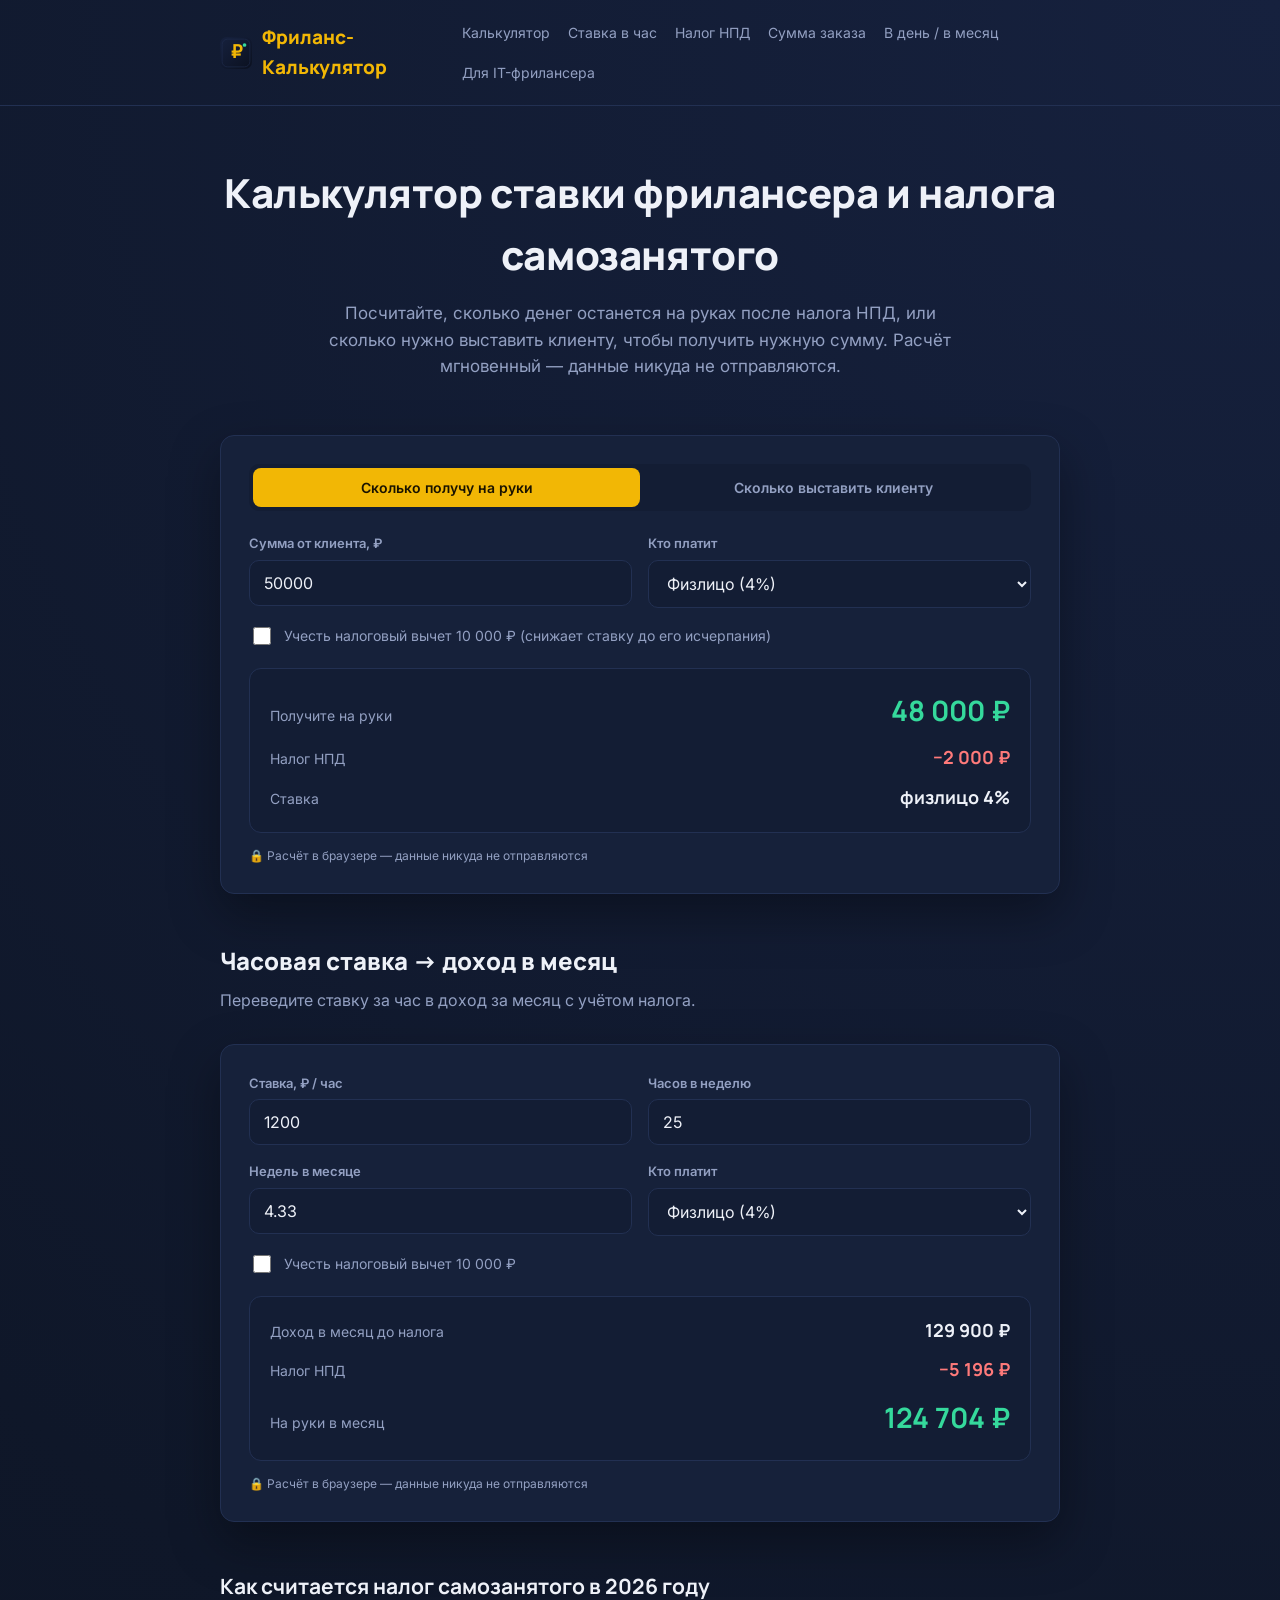
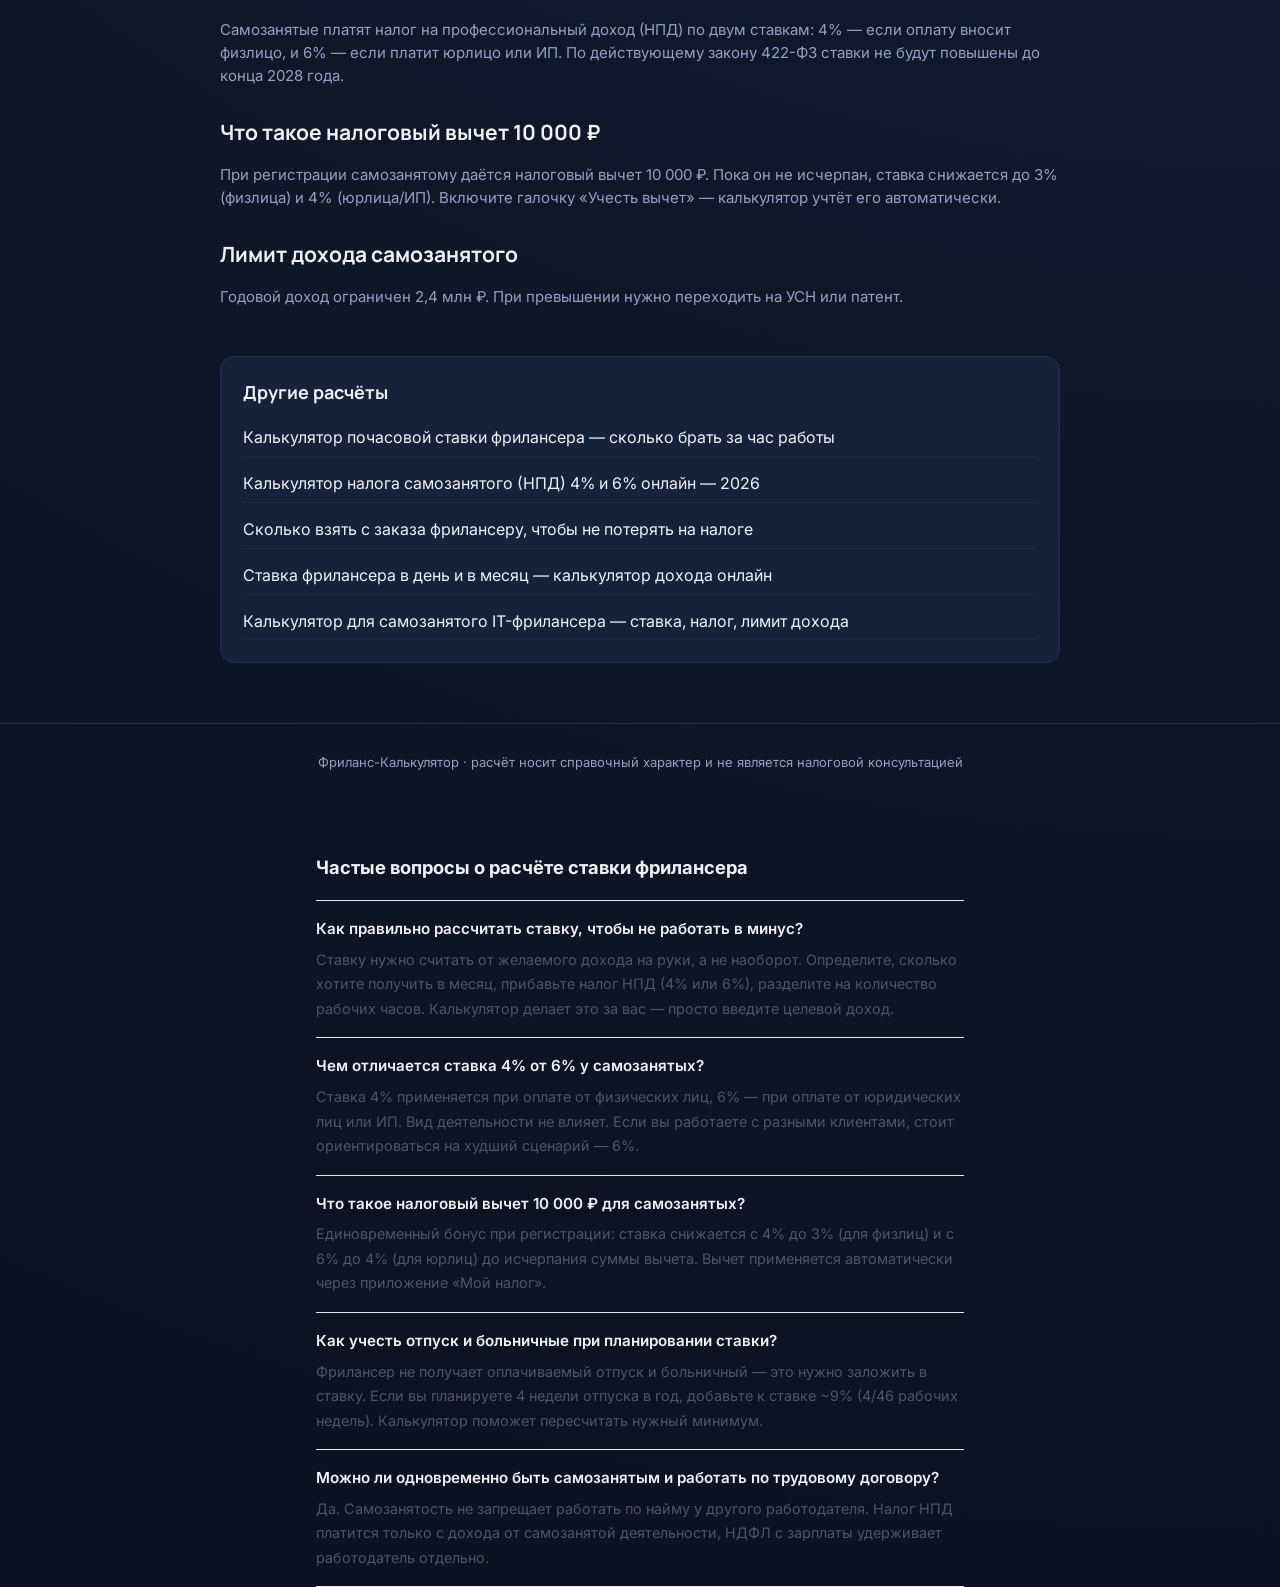
<file: index.html>
<!doctype html>
<html lang="ru">
  <head>
    <meta charset="UTF-8" />
    <meta name="viewport" content="width=device-width, initial-scale=1.0" />
    <title>Калькулятор ставки фрилансера и налога самозанятого 2026</title>
    <meta
      name="description"
      content="Бесплатный калькулятор для фрилансеров и самозанятых: посчитайте налог НПД 4% или 6%, сколько получите на руки или что выставить клиенту. Учитывает вычет 10 000 ₽."
    />
    <link rel="canonical" href="https://frilans-calculator.ru/" />
    <meta property="og:type" content="website" />
    <meta
      property="og:title"
      content="Калькулятор ставки фрилансера и налога самозанятого 2026"
    />
    <meta
      property="og:description"
      content="Бесплатный калькулятор для фрилансеров и самозанятых: посчитайте налог НПД 4% или 6%, сколько получите на руки или что выставить клиенту. Учитывает вычет 10 000 ₽."
    />
    <meta property="og:url" content="https://frilans-calculator.ru/" />
    <link rel="icon" type="image/svg+xml" href="./favicon.svg" />
    <link rel="preconnect" href="https://fonts.googleapis.com" />
    <link rel="preconnect" href="https://fonts.gstatic.com" crossorigin />
    <link
      href="https://fonts.googleapis.com/css2?family=Inter:wght@400;500;600;700&family=Manrope:wght@700;800&display=swap"
      rel="stylesheet"
    />
    <link rel="stylesheet" href="./assets/style.css" />
    <script>
      window.CALC_CONFIG = {
        mainMode: "net",
        showHourly: true,
        showLimit: false,
      };
    </script>
      <style>
      .faq-section { max-width: 680px; margin: 2.5rem auto 0; padding: 0 1rem; }
      .faq-section h2 { font-size: 1.15rem; font-weight: 700; margin-bottom: 1.2rem; }
      .faq-item { border-top: 1px solid #e4e8ed; padding: 1rem 0; }
      .faq-item:last-child { border-bottom: 1px solid #e4e8ed; }
      .faq-item h3 { font-size: 0.95rem; font-weight: 600; margin: 0 0 0.45rem; }
      .faq-item p { font-size: 0.9rem; margin: 0; line-height: 1.7; color: #4a5568; }
    </style>
  </head>
  <body>
    <script type="text/javascript">
      (function (m, e, t, r, i, k, a) {
        m[i] =
          m[i] ||
          function () {
            (m[i].a = m[i].a || []).push(arguments);
          };
        m[i].l = 1 * new Date();
        for (var j = 0; j < document.scripts.length; j++) {
          if (document.scripts[j].src === r) {
            return;
          }
        }
        ((k = e.createElement(t)),
          (a = e.getElementsByTagName(t)[0]),
          (k.async = 1),
          (k.src = r),
          a.parentNode.insertBefore(k, a));
      })(
        window,
        document,
        "script",
        "https://mc.yandex.ru/metrika/tag.js?id=111534160",
        "ym",
      );

      ym(111534160, "init", {
        ssr: true,
        webvisor: true,
        clickmap: true,
        ecommerce: "dataLayer",
        referrer: document.referrer,
        url: location.href,
        accurateTrackBounce: true,
        trackLinks: true,
      });
    </script>
    <noscript
      ><div>
        <img
          src="https://mc.yandex.ru/watch/111534160"
          style="position: absolute; left: -9999px"
          alt=""
        /></div
    ></noscript>

    <header class="site-header">
      <div class="container">
        <a href="./index.html" class="brand">
          <img src="./favicon.svg" alt="Фриланс-Калькулятор" />
          <span>Фриланс-Калькулятор</span>
        </a>
        <nav class="site-nav">
          <a href="./index.html" class="active">Калькулятор</a>
          <a href="./kalkulyator-stavki-v-chas.html">Ставка в час</a>
          <a href="./nalog-samozanyatogo-kalkulyator.html">Налог НПД</a>
          <a href="./skolko-vzyat-s-zakaza.html">Сумма заказа</a>
          <a href="./stavka-frilansera-v-den-mesyats.html">В день / в месяц</a>
          <a href="./kalkulyator-dlya-samozanyatogo-it.html"
            >Для IT-фрилансера</a
          >
        </nav>
      </div>
    </header>

    <main>
      <section class="hero container">
        <h1>Калькулятор ставки фрилансера и налога самозанятого</h1>
        <p class="lead">
          Посчитайте, сколько денег останется на руках после налога НПД, или
          сколько нужно выставить клиенту, чтобы получить нужную сумму. Расчёт
          мгновенный — данные никуда не отправляются.
        </p>
      </section>

      <div class="container">
        <div class="calc-card" id="calc-main">
          <div class="mode-toggle">
            <button type="button" id="modeNet">Сколько получу на руки</button>
            <button type="button" id="modeGross">
              Сколько выставить клиенту
            </button>
          </div>

          <div class="field-row">
            <div class="field">
              <label id="amountLabel" for="amount">Сумма от клиента, ₽</label>
              <input
                type="number"
                id="amount"
                min="0"
                step="100"
                value="50000"
              />
            </div>
            <div class="field">
              <label for="clientType">Кто платит</label>
              <select id="clientType">
                <option value="fl">Физлицо (4%)</option>
                <option value="ul">Юрлицо / ИП (6%)</option>
              </select>
            </div>
          </div>

          <label class="checkbox-row">
            <input type="checkbox" id="useDeduction" />
            Учесть налоговый вычет 10 000 ₽ (снижает ставку до его исчерпания)
          </label>
          <div class="field-row" id="deductionRow" style="display: none">
            <div class="field">
              <label for="deductionRemaining">Остаток вычета, ₽</label>
              <input
                type="number"
                id="deductionRemaining"
                min="0"
                step="100"
                value="10000"
              />
            </div>
          </div>

          <div class="result">
            <div class="result-row main">
              <span class="label" id="resultMainLabel">Получите на руки</span>
              <span class="value" id="resultMain">—</span>
            </div>
            <div class="result-row tax">
              <span class="label">Налог НПД</span>
              <span class="value" id="resultTax">—</span>
            </div>
            <div class="result-row">
              <span class="label">Ставка</span>
              <span class="value" id="resultRate">—</span>
            </div>
            <div
              class="result-row"
              id="resultDeductionRow"
              style="display: none"
            >
              <span class="label">Остаток вычета после расчёта</span>
              <span class="value" id="resultDeductionLeft">—</span>
            </div>
          </div>

          <p class="security-badge">
            🔒 Расчёт в браузере — данные никуда не отправляются
          </p>
        </div>

        <h2 class="section-title" id="hourly-title">
          Часовая ставка → доход в месяц
        </h2>
        <p class="section-sub" id="hourly-sub">
          Переведите ставку за час в доход за месяц с учётом налога.
        </p>

        <div class="calc-card" id="calc-hourly">
          <div class="field-row">
            <div class="field">
              <label for="hourlyRate">Ставка, ₽ / час</label>
              <input
                type="number"
                id="hourlyRate"
                min="0"
                step="50"
                value="1200"
              />
            </div>
            <div class="field">
              <label for="hoursPerWeek">Часов в неделю</label>
              <input
                type="number"
                id="hoursPerWeek"
                min="0"
                step="1"
                value="25"
              />
            </div>
          </div>
          <div class="field-row">
            <div class="field">
              <label for="weeksPerMonth">Недель в месяце</label>
              <input
                type="number"
                id="weeksPerMonth"
                min="0"
                step="0.01"
                value="4.33"
              />
            </div>
            <div class="field">
              <label for="clientTypeHourly">Кто платит</label>
              <select id="clientTypeHourly">
                <option value="fl">Физлицо (4%)</option>
                <option value="ul">Юрлицо / ИП (6%)</option>
              </select>
            </div>
          </div>

          <label class="checkbox-row">
            <input type="checkbox" id="useDeductionHourly" />
            Учесть налоговый вычет 10 000 ₽
          </label>
          <div class="field-row" id="deductionRowHourly" style="display: none">
            <div class="field">
              <label for="deductionRemainingHourly">Остаток вычета, ₽</label>
              <input
                type="number"
                id="deductionRemainingHourly"
                min="0"
                step="100"
                value="10000"
              />
            </div>
          </div>

          <div class="result">
            <div class="result-row">
              <span class="label">Доход в месяц до налога</span>
              <span class="value" id="hourlyGross">—</span>
            </div>
            <div class="result-row tax">
              <span class="label">Налог НПД</span>
              <span class="value" id="hourlyTax">—</span>
            </div>
            <div class="result-row main">
              <span class="label">На руки в месяц</span>
              <span class="value" id="hourlyNet">—</span>
            </div>
          </div>
          <p class="security-badge">
            🔒 Расчёт в браузере — данные никуда не отправляются
          </p>
        </div>

        <article class="article">
          <h2>Как считается налог самозанятого в 2026 году</h2>
          <p>
            Самозанятые платят налог на профессиональный доход (НПД) по двум
            ставкам: 4% — если оплату вносит физлицо, и 6% — если платит юрлицо
            или ИП. По действующему закону 422-ФЗ ставки не будут повышены до
            конца 2028 года.
          </p>
          <h2>Что такое налоговый вычет 10 000 ₽</h2>
          <p>
            При регистрации самозанятому даётся налоговый вычет 10 000 ₽. Пока
            он не исчерпан, ставка снижается до 3% (физлица) и 4% (юрлица/ИП).
            Включите галочку «Учесть вычет» — калькулятор учтёт его
            автоматически.
          </p>
          <h2>Лимит дохода самозанятого</h2>
          <p>
            Годовой доход ограничен 2,4 млн ₽. При превышении нужно переходить
            на УСН или патент.
          </p>
        </article>

        <div class="related">
          <h2>Другие расчёты</h2>
          <ul>
            <li>
              <a href="./kalkulyator-stavki-v-chas.html"
                >Калькулятор почасовой ставки фрилансера — сколько брать за час
                работы</a
              >
            </li>
            <li>
              <a href="./nalog-samozanyatogo-kalkulyator.html"
                >Калькулятор налога самозанятого (НПД) 4% и 6% онлайн — 2026</a
              >
            </li>
            <li>
              <a href="./skolko-vzyat-s-zakaza.html"
                >Сколько взять с заказа фрилансеру, чтобы не потерять на
                налоге</a
              >
            </li>
            <li>
              <a href="./stavka-frilansera-v-den-mesyats.html"
                >Ставка фрилансера в день и в месяц — калькулятор дохода
                онлайн</a
              >
            </li>
            <li>
              <a href="./kalkulyator-dlya-samozanyatogo-it.html"
                >Калькулятор для самозанятого IT-фрилансера — ставка, налог,
                лимит дохода</a
              >
            </li>
          </ul>
        </div>
      </div>
    </main>

    <footer class="site-footer">
      <div class="container">
        Фриланс-Калькулятор · расчёт носит справочный характер и не является
        налоговой консультацией
      </div>
    </footer>

    
    <section class="faq-section">
      <h2>Частые вопросы о расчёте ставки фрилансера</h2>
      <div class="faq-item">
        <h3>Как правильно рассчитать ставку, чтобы не работать в минус?</h3>
        <p>Ставку нужно считать от желаемого дохода на руки, а не наоборот. Определите, сколько хотите получить в месяц, прибавьте налог НПД (4% или 6%), разделите на количество рабочих часов. Калькулятор делает это за вас — просто введите целевой доход.</p>
      </div>
      <div class="faq-item">
        <h3>Чем отличается ставка 4% от 6% у самозанятых?</h3>
        <p>Ставка 4% применяется при оплате от физических лиц, 6% — при оплате от юридических лиц или ИП. Вид деятельности не влияет. Если вы работаете с разными клиентами, стоит ориентироваться на худший сценарий — 6%.</p>
      </div>
      <div class="faq-item">
        <h3>Что такое налоговый вычет 10 000 ₽ для самозанятых?</h3>
        <p>Единовременный бонус при регистрации: ставка снижается с 4% до 3% (для физлиц) и с 6% до 4% (для юрлиц) до исчерпания суммы вычета. Вычет применяется автоматически через приложение «Мой налог».</p>
      </div>
      <div class="faq-item">
        <h3>Как учесть отпуск и больничные при планировании ставки?</h3>
        <p>Фрилансер не получает оплачиваемый отпуск и больничный — это нужно заложить в ставку. Если вы планируете 4 недели отпуска в год, добавьте к ставке ~9% (4/46 рабочих недель). Калькулятор поможет пересчитать нужный минимум.</p>
      </div>
      <div class="faq-item">
        <h3>Можно ли одновременно быть самозанятым и работать по трудовому договору?</h3>
        <p>Да. Самозанятость не запрещает работать по найму у другого работодателя. Налог НПД платится только с дохода от самозанятой деятельности, НДФЛ с зарплаты удерживает работодатель отдельно.</p>
      </div>
    </section>
    <script src="./assets/tool.js"></script>
  </body>
</html>
</file>
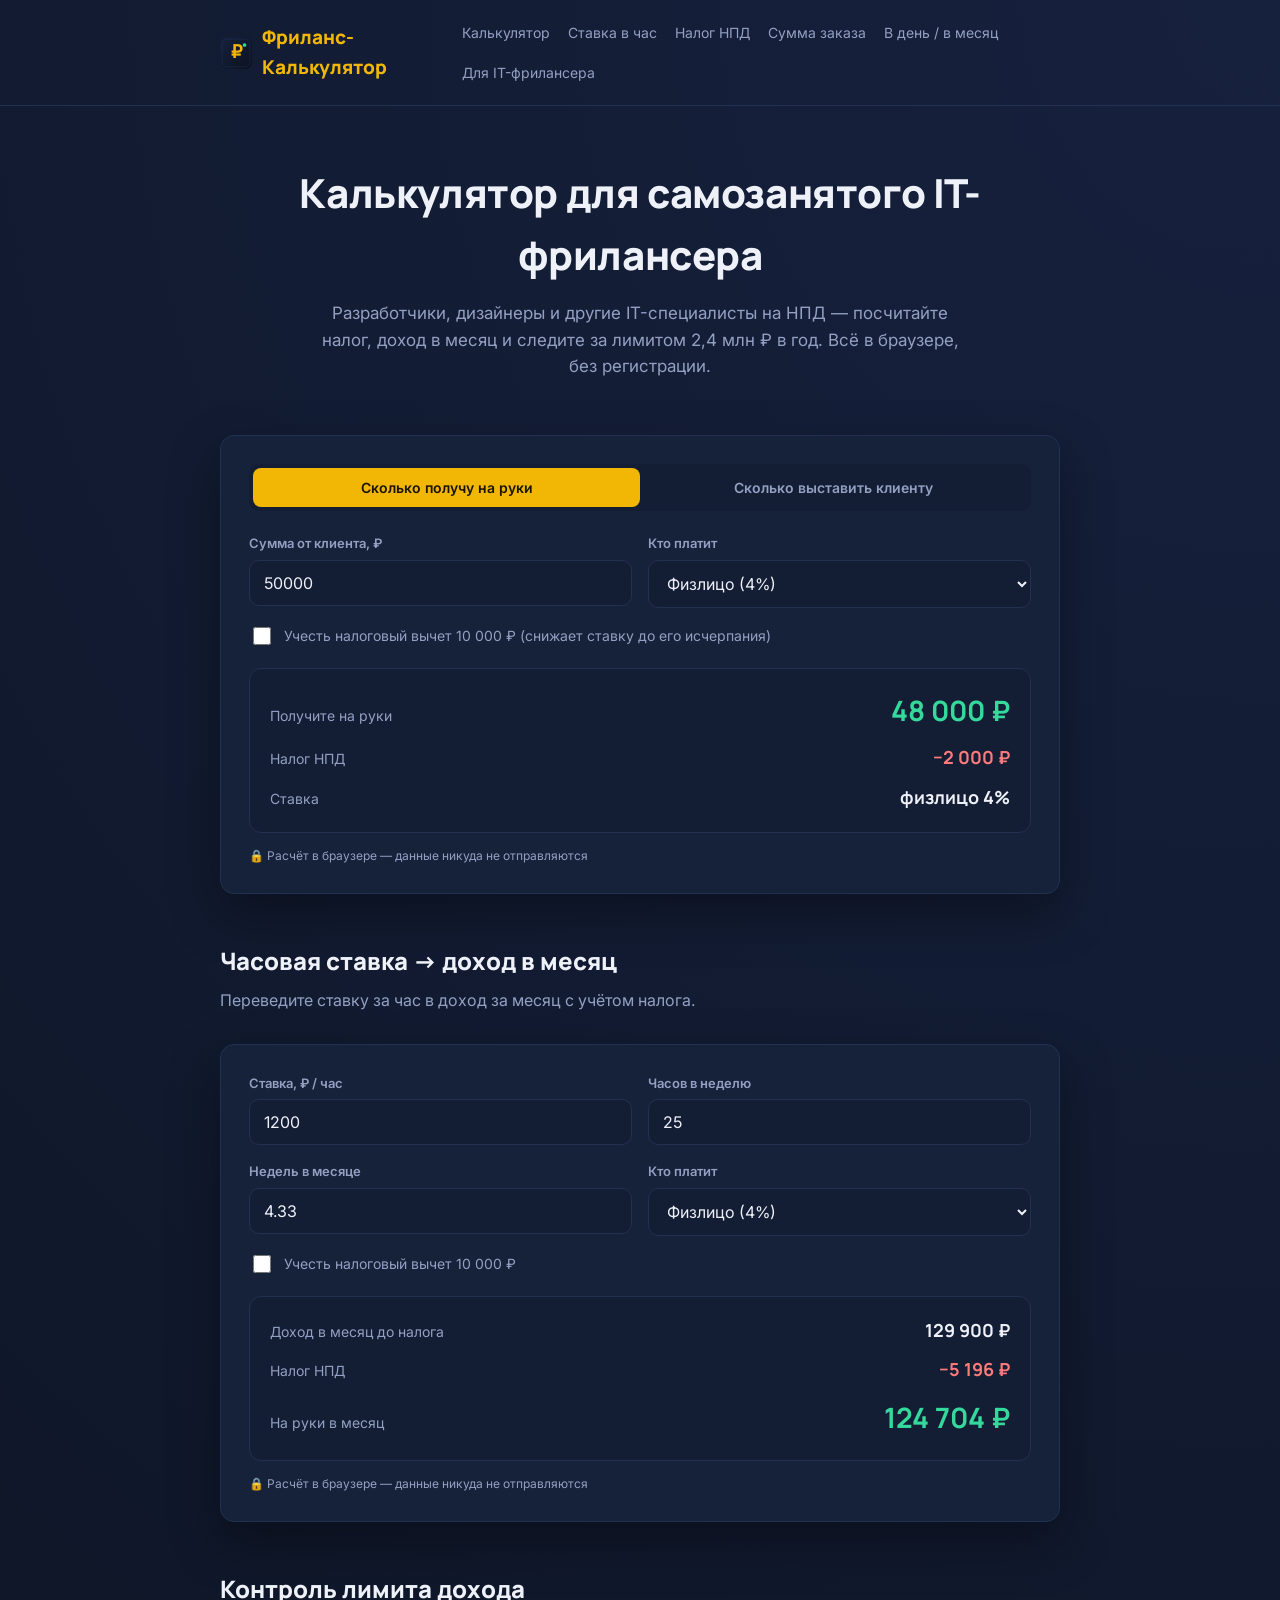
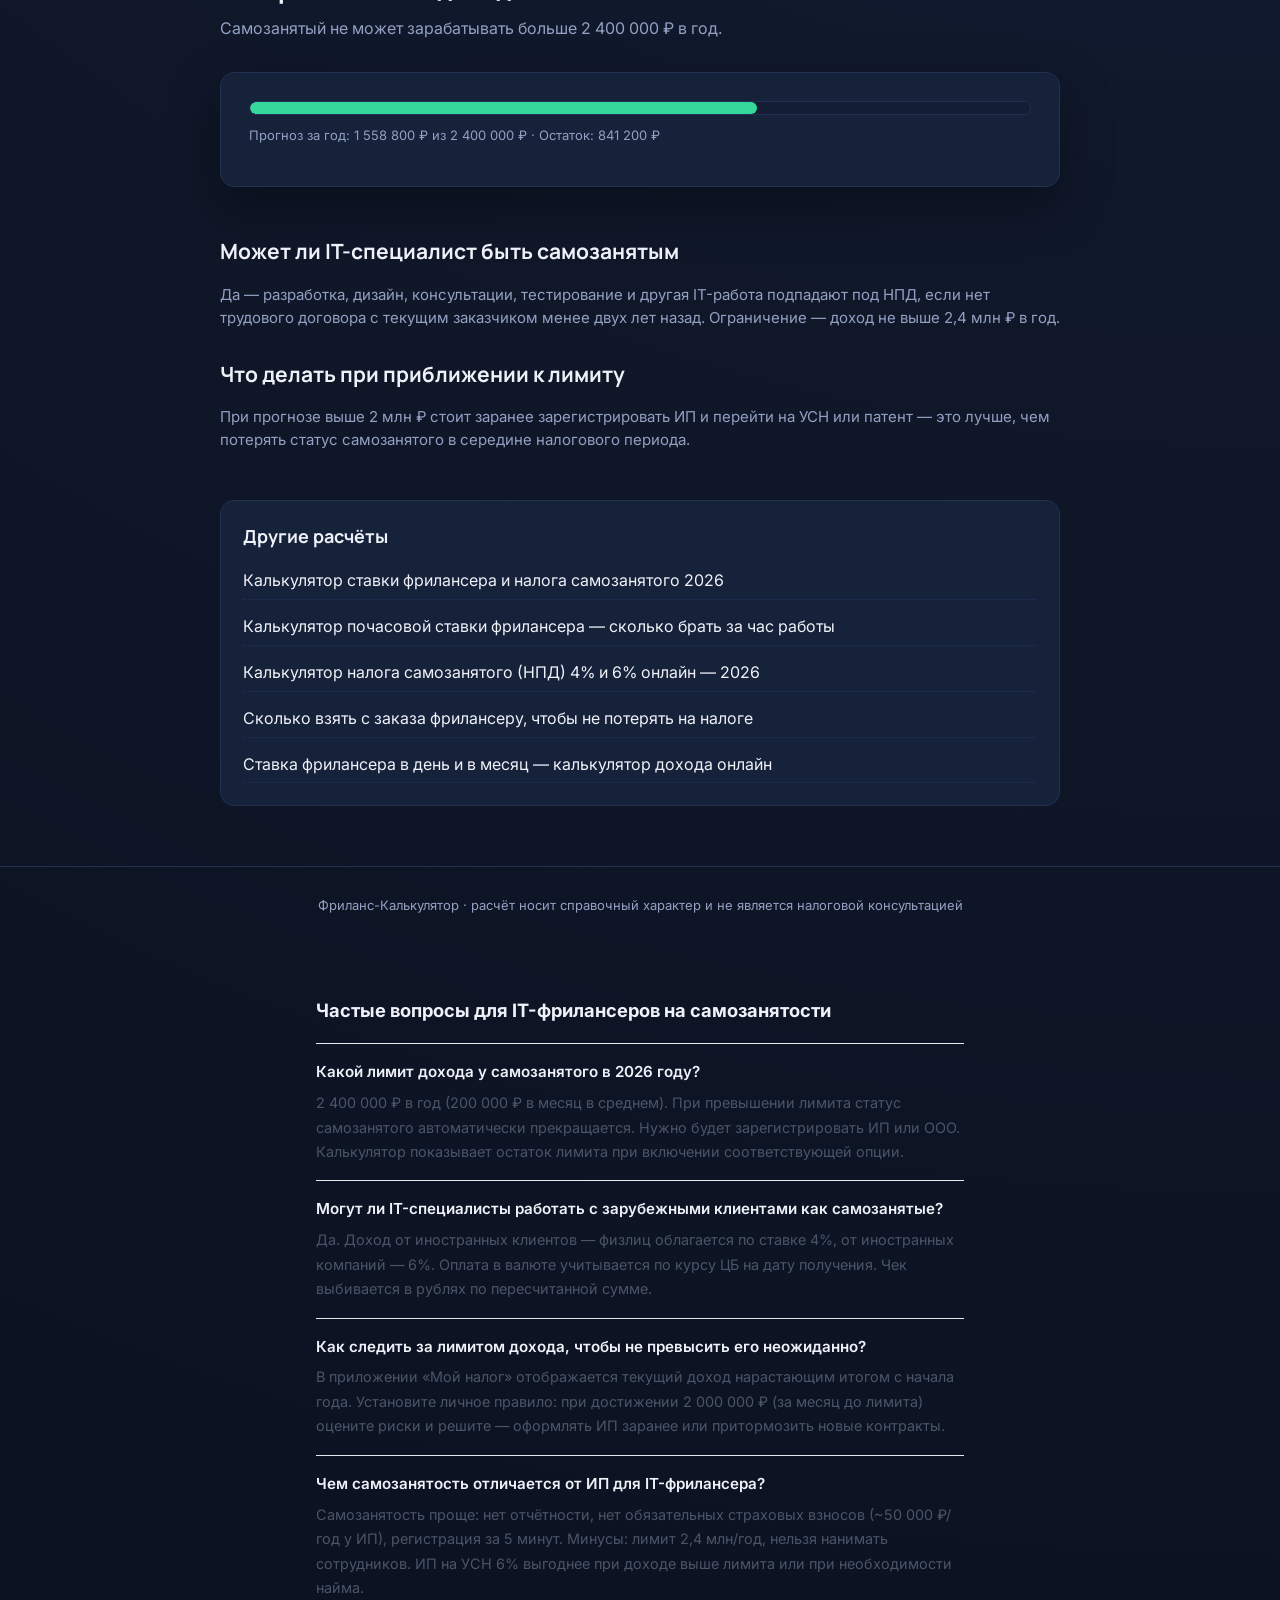
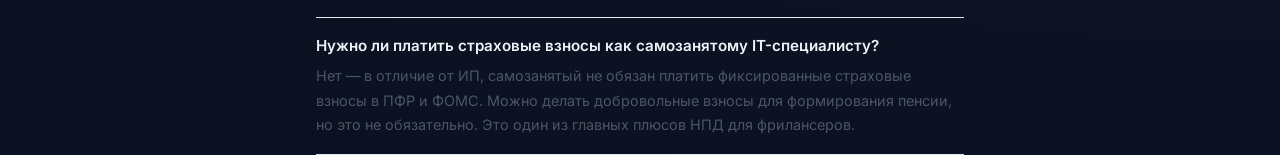
<file: kalkulyator-dlya-samozanyatogo-it.html>
<!doctype html>
<html lang="ru">
  <head>
    <meta charset="UTF-8" />
    <meta name="viewport" content="width=device-width, initial-scale=1.0" />
    <title>
      Калькулятор для самозанятого IT-фрилансера — ставка, налог, лимит дохода
    </title>
    <meta
      name="description"
      content="Калькулятор для самозанятых разработчиков и дизайнеров: ставка НПД 4%/6%, почасовой доход, контроль лимита 2,4 млн ₽ в год."
    />
    <link
      rel="canonical"
      href="https://frilans-calculator.ru/kalkulyator-dlya-samozanyatogo-it.html"
    />
    <meta property="og:type" content="website" />
    <meta
      property="og:title"
      content="Калькулятор для самозанятого IT-фрилансера — ставка, налог, лимит дохода"
    />
    <meta
      property="og:description"
      content="Калькулятор для самозанятых разработчиков и дизайнеров: ставка НПД 4%/6%, почасовой доход, контроль лимита 2,4 млн ₽ в год."
    />
    <meta
      property="og:url"
      content="https://frilans-calculator.ru/kalkulyator-dlya-samozanyatogo-it.html"
    />
    <link rel="icon" type="image/svg+xml" href="./favicon.svg" />
    <link rel="preconnect" href="https://fonts.googleapis.com" />
    <link rel="preconnect" href="https://fonts.gstatic.com" crossorigin />
    <link
      href="https://fonts.googleapis.com/css2?family=Inter:wght@400;500;600;700&family=Manrope:wght@700;800&display=swap"
      rel="stylesheet"
    />
    <link rel="stylesheet" href="./assets/style.css" />
    <script>
      window.CALC_CONFIG = {
        mainMode: "net",
        showHourly: true,
        showLimit: true,
      };
    </script>
      <style>
      .faq-section { max-width: 680px; margin: 2.5rem auto 0; padding: 0 1rem; }
      .faq-section h2 { font-size: 1.15rem; font-weight: 700; margin-bottom: 1.2rem; }
      .faq-item { border-top: 1px solid #e4e8ed; padding: 1rem 0; }
      .faq-item:last-child { border-bottom: 1px solid #e4e8ed; }
      .faq-item h3 { font-size: 0.95rem; font-weight: 600; margin: 0 0 0.45rem; }
      .faq-item p { font-size: 0.9rem; margin: 0; line-height: 1.7; color: #4a5568; }
    </style>
  </head>
  <body>
    <script type="text/javascript">
      (function (m, e, t, r, i, k, a) {
        m[i] =
          m[i] ||
          function () {
            (m[i].a = m[i].a || []).push(arguments);
          };
        m[i].l = 1 * new Date();
        for (var j = 0; j < document.scripts.length; j++) {
          if (document.scripts[j].src === r) {
            return;
          }
        }
        ((k = e.createElement(t)),
          (a = e.getElementsByTagName(t)[0]),
          (k.async = 1),
          (k.src = r),
          a.parentNode.insertBefore(k, a));
      })(
        window,
        document,
        "script",
        "https://mc.yandex.ru/metrika/tag.js?id=111534160",
        "ym",
      );

      ym(111534160, "init", {
        ssr: true,
        webvisor: true,
        clickmap: true,
        ecommerce: "dataLayer",
        referrer: document.referrer,
        url: location.href,
        accurateTrackBounce: true,
        trackLinks: true,
      });
    </script>
    <noscript
      ><div>
        <img
          src="https://mc.yandex.ru/watch/111534160"
          style="position: absolute; left: -9999px"
          alt=""
        /></div
    ></noscript>
    <header class="site-header">
      <div class="container">
        <a href="./index.html" class="brand">
          <img src="./favicon.svg" alt="Фриланс-Калькулятор" />
          <span>Фриланс-Калькулятор</span>
        </a>
        <nav class="site-nav">
          <a href="./index.html">Калькулятор</a>
          <a href="./kalkulyator-stavki-v-chas.html">Ставка в час</a>
          <a href="./nalog-samozanyatogo-kalkulyator.html">Налог НПД</a>
          <a href="./skolko-vzyat-s-zakaza.html">Сумма заказа</a>
          <a href="./stavka-frilansera-v-den-mesyats.html">В день / в месяц</a>
          <a href="./kalkulyator-dlya-samozanyatogo-it.html" class="active"
            >Для IT-фрилансера</a
          >
        </nav>
      </div>
    </header>

    <main>
      <section class="hero container">
        <h1>Калькулятор для самозанятого IT-фрилансера</h1>
        <p class="lead">
          Разработчики, дизайнеры и другие IT-специалисты на НПД — посчитайте
          налог, доход в месяц и следите за лимитом 2,4 млн ₽ в год. Всё в
          браузере, без регистрации.
        </p>
      </section>

      <div class="container">
        <div class="calc-card" id="calc-main">
          <div class="mode-toggle">
            <button type="button" id="modeNet">Сколько получу на руки</button>
            <button type="button" id="modeGross">
              Сколько выставить клиенту
            </button>
          </div>

          <div class="field-row">
            <div class="field">
              <label id="amountLabel" for="amount">Сумма от клиента, ₽</label>
              <input
                type="number"
                id="amount"
                min="0"
                step="100"
                value="50000"
              />
            </div>
            <div class="field">
              <label for="clientType">Кто платит</label>
              <select id="clientType">
                <option value="fl">Физлицо (4%)</option>
                <option value="ul">Юрлицо / ИП (6%)</option>
              </select>
            </div>
          </div>

          <label class="checkbox-row">
            <input type="checkbox" id="useDeduction" />
            Учесть налоговый вычет 10 000 ₽ (снижает ставку до его исчерпания)
          </label>
          <div class="field-row" id="deductionRow" style="display: none">
            <div class="field">
              <label for="deductionRemaining">Остаток вычета, ₽</label>
              <input
                type="number"
                id="deductionRemaining"
                min="0"
                step="100"
                value="10000"
              />
            </div>
          </div>

          <div class="result">
            <div class="result-row main">
              <span class="label" id="resultMainLabel">Получите на руки</span>
              <span class="value" id="resultMain">—</span>
            </div>
            <div class="result-row tax">
              <span class="label">Налог НПД</span>
              <span class="value" id="resultTax">—</span>
            </div>
            <div class="result-row">
              <span class="label">Ставка</span>
              <span class="value" id="resultRate">—</span>
            </div>
            <div
              class="result-row"
              id="resultDeductionRow"
              style="display: none"
            >
              <span class="label">Остаток вычета после расчёта</span>
              <span class="value" id="resultDeductionLeft">—</span>
            </div>
          </div>

          <p class="security-badge">
            🔒 Расчёт в браузере — данные никуда не отправляются
          </p>
        </div>

        <h2 class="section-title" id="hourly-title">
          Часовая ставка → доход в месяц
        </h2>
        <p class="section-sub" id="hourly-sub">
          Переведите ставку за час в доход за месяц с учётом налога.
        </p>

        <div class="calc-card" id="calc-hourly">
          <div class="field-row">
            <div class="field">
              <label for="hourlyRate">Ставка, ₽ / час</label>
              <input
                type="number"
                id="hourlyRate"
                min="0"
                step="50"
                value="1200"
              />
            </div>
            <div class="field">
              <label for="hoursPerWeek">Часов в неделю</label>
              <input
                type="number"
                id="hoursPerWeek"
                min="0"
                step="1"
                value="25"
              />
            </div>
          </div>
          <div class="field-row">
            <div class="field">
              <label for="weeksPerMonth">Недель в месяце</label>
              <input
                type="number"
                id="weeksPerMonth"
                min="0"
                step="0.01"
                value="4.33"
              />
            </div>
            <div class="field">
              <label for="clientTypeHourly">Кто платит</label>
              <select id="clientTypeHourly">
                <option value="fl">Физлицо (4%)</option>
                <option value="ul">Юрлицо / ИП (6%)</option>
              </select>
            </div>
          </div>

          <label class="checkbox-row">
            <input type="checkbox" id="useDeductionHourly" />
            Учесть налоговый вычет 10 000 ₽
          </label>
          <div class="field-row" id="deductionRowHourly" style="display: none">
            <div class="field">
              <label for="deductionRemainingHourly">Остаток вычета, ₽</label>
              <input
                type="number"
                id="deductionRemainingHourly"
                min="0"
                step="100"
                value="10000"
              />
            </div>
          </div>

          <div class="result">
            <div class="result-row">
              <span class="label">Доход в месяц до налога</span>
              <span class="value" id="hourlyGross">—</span>
            </div>
            <div class="result-row tax">
              <span class="label">Налог НПД</span>
              <span class="value" id="hourlyTax">—</span>
            </div>
            <div class="result-row main">
              <span class="label">На руки в месяц</span>
              <span class="value" id="hourlyNet">—</span>
            </div>
          </div>
          <p class="security-badge">
            🔒 Расчёт в браузере — данные никуда не отправляются
          </p>
        </div>

        <div id="limit-block" style="display: none">
          <h2 class="section-title">Контроль лимита дохода</h2>
          <p class="section-sub">
            Самозанятый не может зарабатывать больше 2 400 000 ₽ в год.
          </p>
          <div class="calc-card">
            <div class="limit-bar-wrap">
              <div class="limit-bar-track">
                <div
                  class="limit-bar-fill"
                  id="limitBar"
                  style="width: 0%"
                ></div>
              </div>
            </div>
            <p class="hint" id="limitLabel">
              Введите данные в калькуляторе выше
            </p>
          </div>
        </div>

        <article class="article">
          <h2>Может ли IT-специалист быть самозанятым</h2>
          <p>
            Да — разработка, дизайн, консультации, тестирование и другая
            IT-работа подпадают под НПД, если нет трудового договора с текущим
            заказчиком менее двух лет назад. Ограничение — доход не выше 2,4 млн
            ₽ в год.
          </p>
          <h2>Что делать при приближении к лимиту</h2>
          <p>
            При прогнозе выше 2 млн ₽ стоит заранее зарегистрировать ИП и
            перейти на УСН или патент — это лучше, чем потерять статус
            самозанятого в середине налогового периода.
          </p>
        </article>

        <div class="related">
          <h2>Другие расчёты</h2>
          <ul>
            <li>
              <a href="./index.html"
                >Калькулятор ставки фрилансера и налога самозанятого 2026</a
              >
            </li>
            <li>
              <a href="./kalkulyator-stavki-v-chas.html"
                >Калькулятор почасовой ставки фрилансера — сколько брать за час
                работы</a
              >
            </li>
            <li>
              <a href="./nalog-samozanyatogo-kalkulyator.html"
                >Калькулятор налога самозанятого (НПД) 4% и 6% онлайн — 2026</a
              >
            </li>
            <li>
              <a href="./skolko-vzyat-s-zakaza.html"
                >Сколько взять с заказа фрилансеру, чтобы не потерять на
                налоге</a
              >
            </li>
            <li>
              <a href="./stavka-frilansera-v-den-mesyats.html"
                >Ставка фрилансера в день и в месяц — калькулятор дохода
                онлайн</a
              >
            </li>
          </ul>
        </div>
      </div>
    </main>

    <footer class="site-footer">
      <div class="container">
        Фриланс-Калькулятор · расчёт носит справочный характер и не является
        налоговой консультацией
      </div>
    </footer>

    
    <section class="faq-section">
      <h2>Частые вопросы для IT-фрилансеров на самозанятости</h2>
      <div class="faq-item">
        <h3>Какой лимит дохода у самозанятого в 2026 году?</h3>
        <p>2 400 000 ₽ в год (200 000 ₽ в месяц в среднем). При превышении лимита статус самозанятого автоматически прекращается. Нужно будет зарегистрировать ИП или ООО. Калькулятор показывает остаток лимита при включении соответствующей опции.</p>
      </div>
      <div class="faq-item">
        <h3>Могут ли IT-специалисты работать с зарубежными клиентами как самозанятые?</h3>
        <p>Да. Доход от иностранных клиентов — физлиц облагается по ставке 4%, от иностранных компаний — 6%. Оплата в валюте учитывается по курсу ЦБ на дату получения. Чек выбивается в рублях по пересчитанной сумме.</p>
      </div>
      <div class="faq-item">
        <h3>Как следить за лимитом дохода, чтобы не превысить его неожиданно?</h3>
        <p>В приложении «Мой налог» отображается текущий доход нарастающим итогом с начала года. Установите личное правило: при достижении 2 000 000 ₽ (за месяц до лимита) оцените риски и решите — оформлять ИП заранее или притормозить новые контракты.</p>
      </div>
      <div class="faq-item">
        <h3>Чем самозанятость отличается от ИП для IT-фрилансера?</h3>
        <p>Самозанятость проще: нет отчётности, нет обязательных страховых взносов (~50 000 ₽/год у ИП), регистрация за 5 минут. Минусы: лимит 2,4 млн/год, нельзя нанимать сотрудников. ИП на УСН 6% выгоднее при доходе выше лимита или при необходимости найма.</p>
      </div>
      <div class="faq-item">
        <h3>Нужно ли платить страховые взносы как самозанятому IT-специалисту?</h3>
        <p>Нет — в отличие от ИП, самозанятый не обязан платить фиксированные страховые взносы в ПФР и ФОМС. Можно делать добровольные взносы для формирования пенсии, но это не обязательно. Это один из главных плюсов НПД для фрилансеров.</p>
      </div>
    </section>
    <script src="./assets/tool.js"></script>
  </body>
</html>
</file>
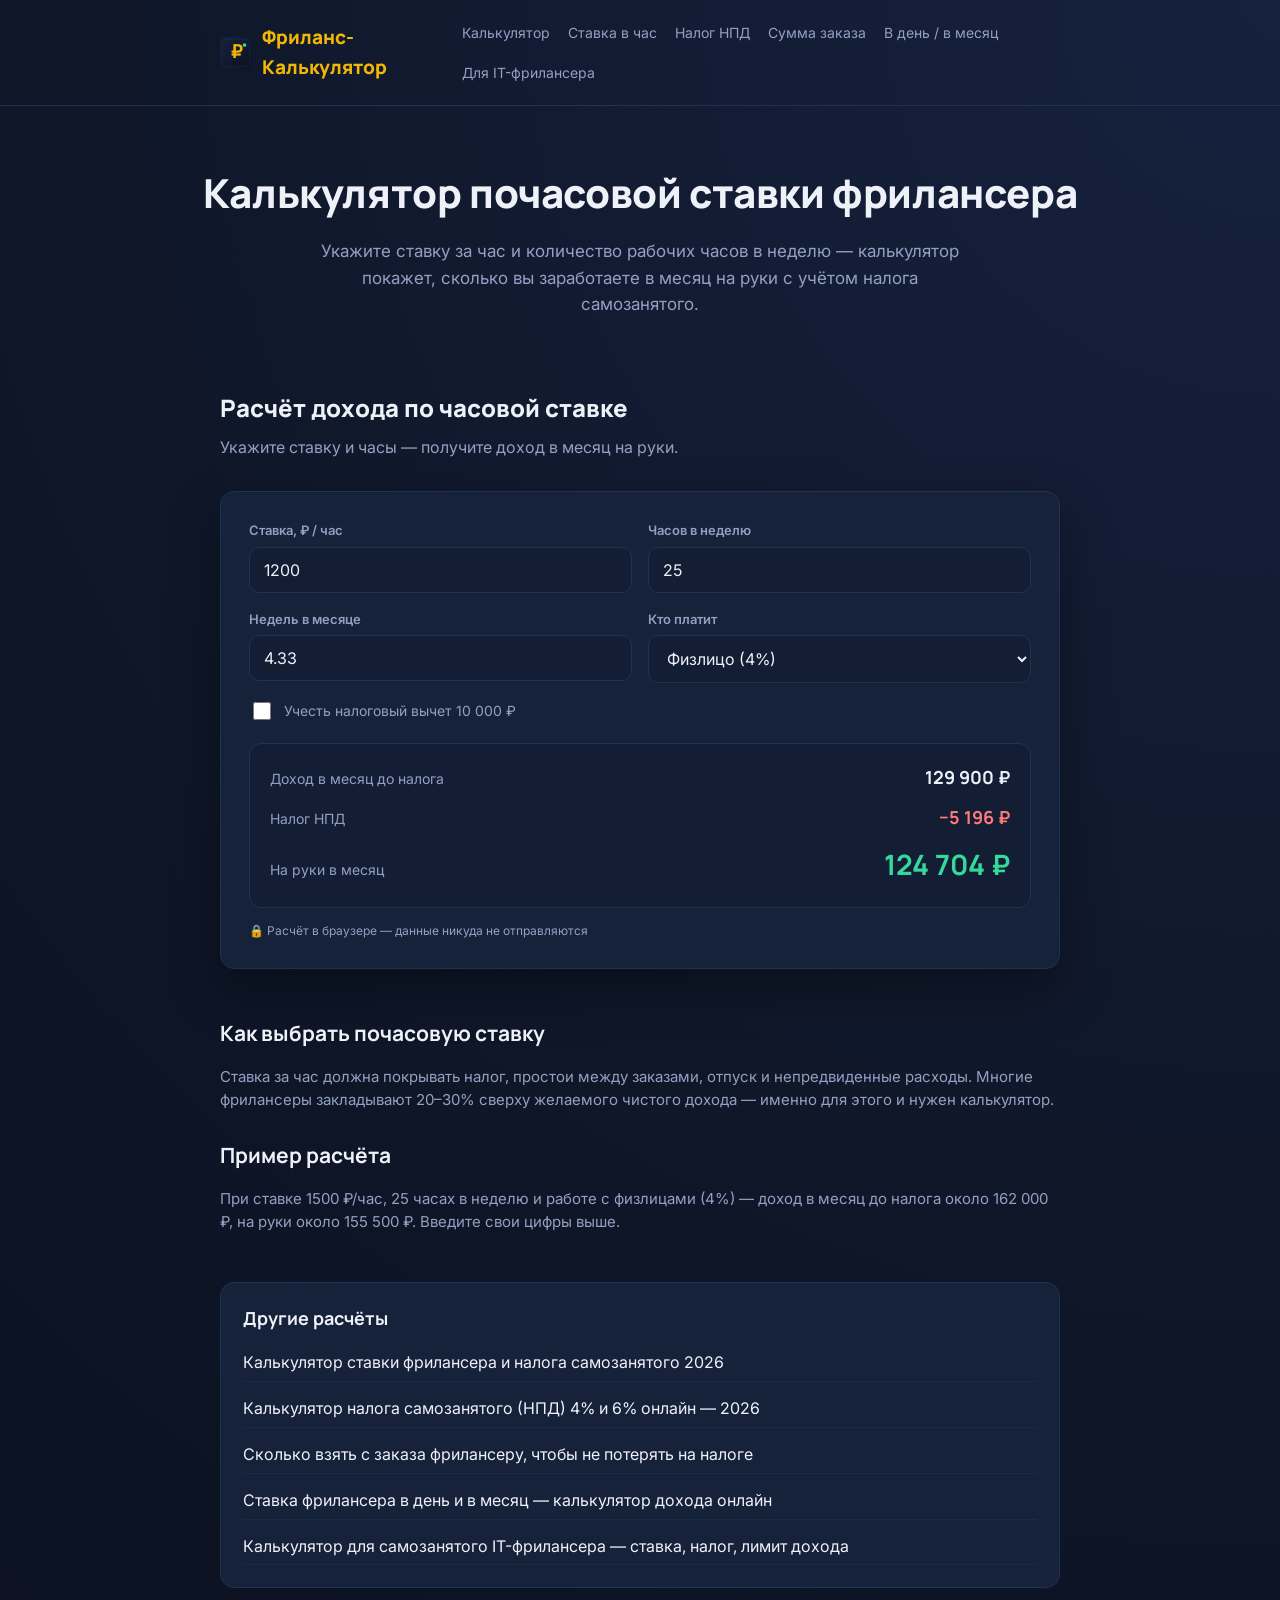
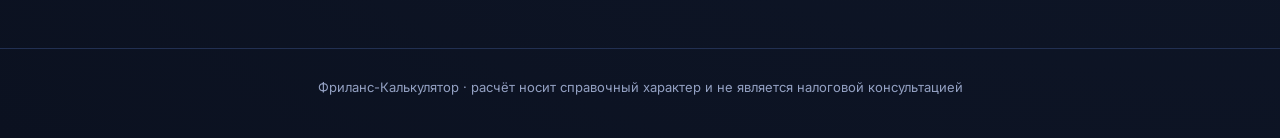
<file: kalkulyator-stavki-v-chas.html>
<!doctype html>
<html lang="ru">
  <head>
    <meta charset="UTF-8" />
    <meta name="viewport" content="width=device-width, initial-scale=1.0" />
    <title>
      Калькулятор почасовой ставки фрилансера — сколько брать за час работы
    </title>
    <meta
      name="description"
      content="Рассчитайте доход фрилансера по часовой ставке с учётом налога НПД 4% или 6%. Укажите ставку и часы — узнайте доход в месяц на руки."
    />
    <link
      rel="canonical"
      href="https://frilans-calculator.ru/kalkulyator-stavki-v-chas.html"
    />
    <meta property="og:type" content="website" />
    <meta
      property="og:title"
      content="Калькулятор почасовой ставки фрилансера — сколько брать за час работы"
    />
    <meta
      property="og:description"
      content="Рассчитайте доход фрилансера по часовой ставке с учётом налога НПД 4% или 6%. Укажите ставку и часы — узнайте доход в месяц на руки."
    />
    <meta
      property="og:url"
      content="https://frilans-calculator.ru/kalkulyator-stavki-v-chas.html"
    />
    <link rel="icon" type="image/svg+xml" href="./favicon.svg" />
    <link rel="preconnect" href="https://fonts.googleapis.com" />
    <link rel="preconnect" href="https://fonts.gstatic.com" crossorigin />
    <link
      href="https://fonts.googleapis.com/css2?family=Inter:wght@400;500;600;700&family=Manrope:wght@700;800&display=swap"
      rel="stylesheet"
    />
    <link rel="stylesheet" href="./assets/style.css" />
    <script>
      window.CALC_CONFIG = {
        mainMode: "hidden",
        showHourly: true,
        showLimit: false,
      };
    </script>
  </head>
  <body>
    <script type="text/javascript">
      (function (m, e, t, r, i, k, a) {
        m[i] =
          m[i] ||
          function () {
            (m[i].a = m[i].a || []).push(arguments);
          };
        m[i].l = 1 * new Date();
        for (var j = 0; j < document.scripts.length; j++) {
          if (document.scripts[j].src === r) {
            return;
          }
        }
        ((k = e.createElement(t)),
          (a = e.getElementsByTagName(t)[0]),
          (k.async = 1),
          (k.src = r),
          a.parentNode.insertBefore(k, a));
      })(
        window,
        document,
        "script",
        "https://mc.yandex.ru/metrika/tag.js?id=111534160",
        "ym",
      );

      ym(111534160, "init", {
        ssr: true,
        webvisor: true,
        clickmap: true,
        ecommerce: "dataLayer",
        referrer: document.referrer,
        url: location.href,
        accurateTrackBounce: true,
        trackLinks: true,
      });
    </script>
    <noscript
      ><div>
        <img
          src="https://mc.yandex.ru/watch/111534160"
          style="position: absolute; left: -9999px"
          alt=""
        /></div
    ></noscript>
    <header class="site-header">
      <div class="container">
        <a href="./index.html" class="brand">
          <img src="./favicon.svg" alt="Фриланс-Калькулятор" />
          <span>Фриланс-Калькулятор</span>
        </a>
        <nav class="site-nav">
          <a href="./index.html">Калькулятор</a>
          <a href="./kalkulyator-stavki-v-chas.html" class="active"
            >Ставка в час</a
          >
          <a href="./nalog-samozanyatogo-kalkulyator.html">Налог НПД</a>
          <a href="./skolko-vzyat-s-zakaza.html">Сумма заказа</a>
          <a href="./stavka-frilansera-v-den-mesyats.html">В день / в месяц</a>
          <a href="./kalkulyator-dlya-samozanyatogo-it.html"
            >Для IT-фрилансера</a
          >
        </nav>
      </div>
    </header>

    <main>
      <section class="hero container">
        <h1>Калькулятор почасовой ставки фрилансера</h1>
        <p class="lead">
          Укажите ставку за час и количество рабочих часов в неделю —
          калькулятор покажет, сколько вы заработаете в месяц на руки с учётом
          налога самозанятого.
        </p>
      </section>

      <div class="container">
        <h2 class="section-title" id="hourly-title">
          Расчёт дохода по часовой ставке
        </h2>
        <p class="section-sub" id="hourly-sub">
          Укажите ставку и часы — получите доход в месяц на руки.
        </p>

        <div class="calc-card" id="calc-hourly">
          <div class="field-row">
            <div class="field">
              <label for="hourlyRate">Ставка, ₽ / час</label>
              <input
                type="number"
                id="hourlyRate"
                min="0"
                step="50"
                value="1200"
              />
            </div>
            <div class="field">
              <label for="hoursPerWeek">Часов в неделю</label>
              <input
                type="number"
                id="hoursPerWeek"
                min="0"
                step="1"
                value="25"
              />
            </div>
          </div>
          <div class="field-row">
            <div class="field">
              <label for="weeksPerMonth">Недель в месяце</label>
              <input
                type="number"
                id="weeksPerMonth"
                min="0"
                step="0.01"
                value="4.33"
              />
            </div>
            <div class="field">
              <label for="clientTypeHourly">Кто платит</label>
              <select id="clientTypeHourly">
                <option value="fl">Физлицо (4%)</option>
                <option value="ul">Юрлицо / ИП (6%)</option>
              </select>
            </div>
          </div>

          <label class="checkbox-row">
            <input type="checkbox" id="useDeductionHourly" />
            Учесть налоговый вычет 10 000 ₽
          </label>
          <div class="field-row" id="deductionRowHourly" style="display: none">
            <div class="field">
              <label for="deductionRemainingHourly">Остаток вычета, ₽</label>
              <input
                type="number"
                id="deductionRemainingHourly"
                min="0"
                step="100"
                value="10000"
              />
            </div>
          </div>

          <div class="result">
            <div class="result-row">
              <span class="label">Доход в месяц до налога</span>
              <span class="value" id="hourlyGross">—</span>
            </div>
            <div class="result-row tax">
              <span class="label">Налог НПД</span>
              <span class="value" id="hourlyTax">—</span>
            </div>
            <div class="result-row main">
              <span class="label">На руки в месяц</span>
              <span class="value" id="hourlyNet">—</span>
            </div>
          </div>
          <p class="security-badge">
            🔒 Расчёт в браузере — данные никуда не отправляются
          </p>
        </div>

        <article class="article">
          <h2>Как выбрать почасовую ставку</h2>
          <p>
            Ставка за час должна покрывать налог, простои между заказами, отпуск
            и непредвиденные расходы. Многие фрилансеры закладывают 20–30%
            сверху желаемого чистого дохода — именно для этого и нужен
            калькулятор.
          </p>
          <h2>Пример расчёта</h2>
          <p>
            При ставке 1500 ₽/час, 25 часах в неделю и работе с физлицами (4%) —
            доход в месяц до налога около 162 000 ₽, на руки около 155 500 ₽.
            Введите свои цифры выше.
          </p>
        </article>

        <div class="related">
          <h2>Другие расчёты</h2>
          <ul>
            <li>
              <a href="./index.html"
                >Калькулятор ставки фрилансера и налога самозанятого 2026</a
              >
            </li>
            <li>
              <a href="./nalog-samozanyatogo-kalkulyator.html"
                >Калькулятор налога самозанятого (НПД) 4% и 6% онлайн — 2026</a
              >
            </li>
            <li>
              <a href="./skolko-vzyat-s-zakaza.html"
                >Сколько взять с заказа фрилансеру, чтобы не потерять на
                налоге</a
              >
            </li>
            <li>
              <a href="./stavka-frilansera-v-den-mesyats.html"
                >Ставка фрилансера в день и в месяц — калькулятор дохода
                онлайн</a
              >
            </li>
            <li>
              <a href="./kalkulyator-dlya-samozanyatogo-it.html"
                >Калькулятор для самозанятого IT-фрилансера — ставка, налог,
                лимит дохода</a
              >
            </li>
          </ul>
        </div>
      </div>
    </main>

    <footer class="site-footer">
      <div class="container">
        Фриланс-Калькулятор · расчёт носит справочный характер и не является
        налоговой консультацией
      </div>
    </footer>

    <script src="./assets/tool.js"></script>
  </body>
</html>
</file>
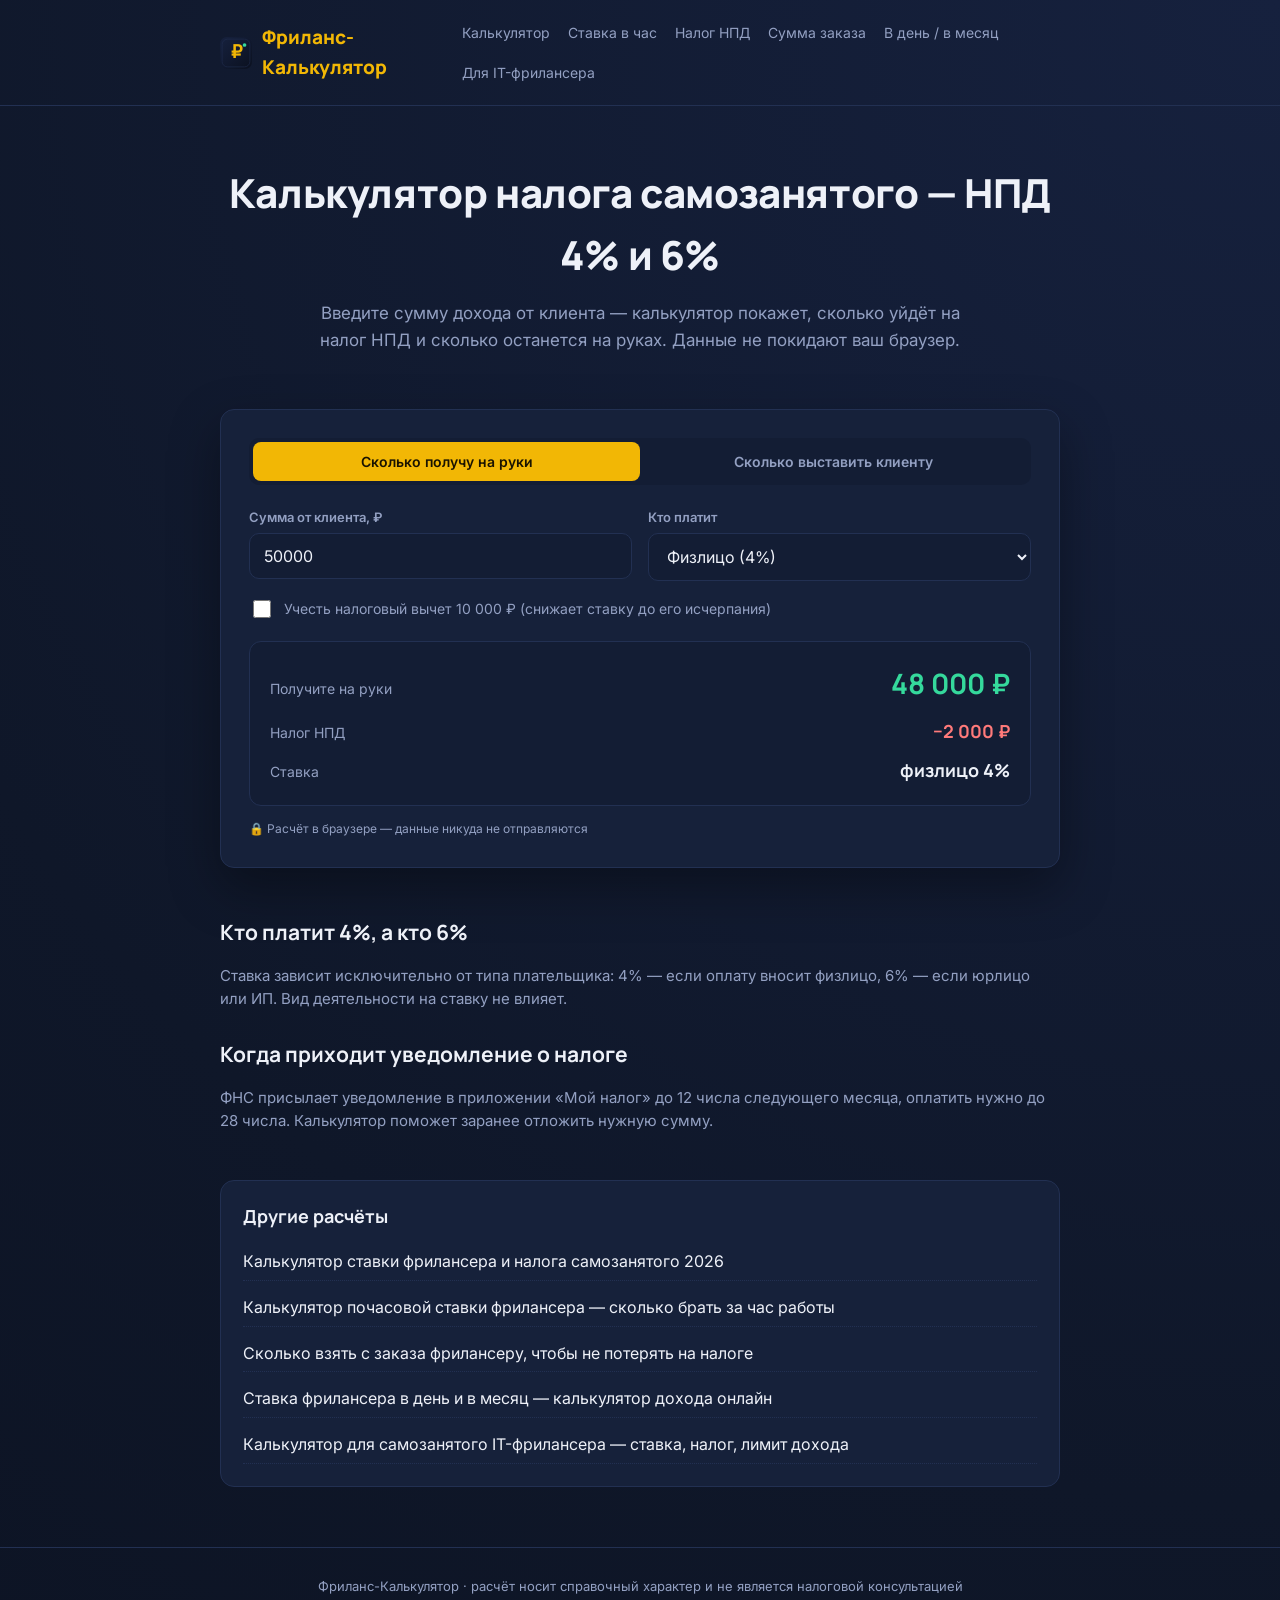
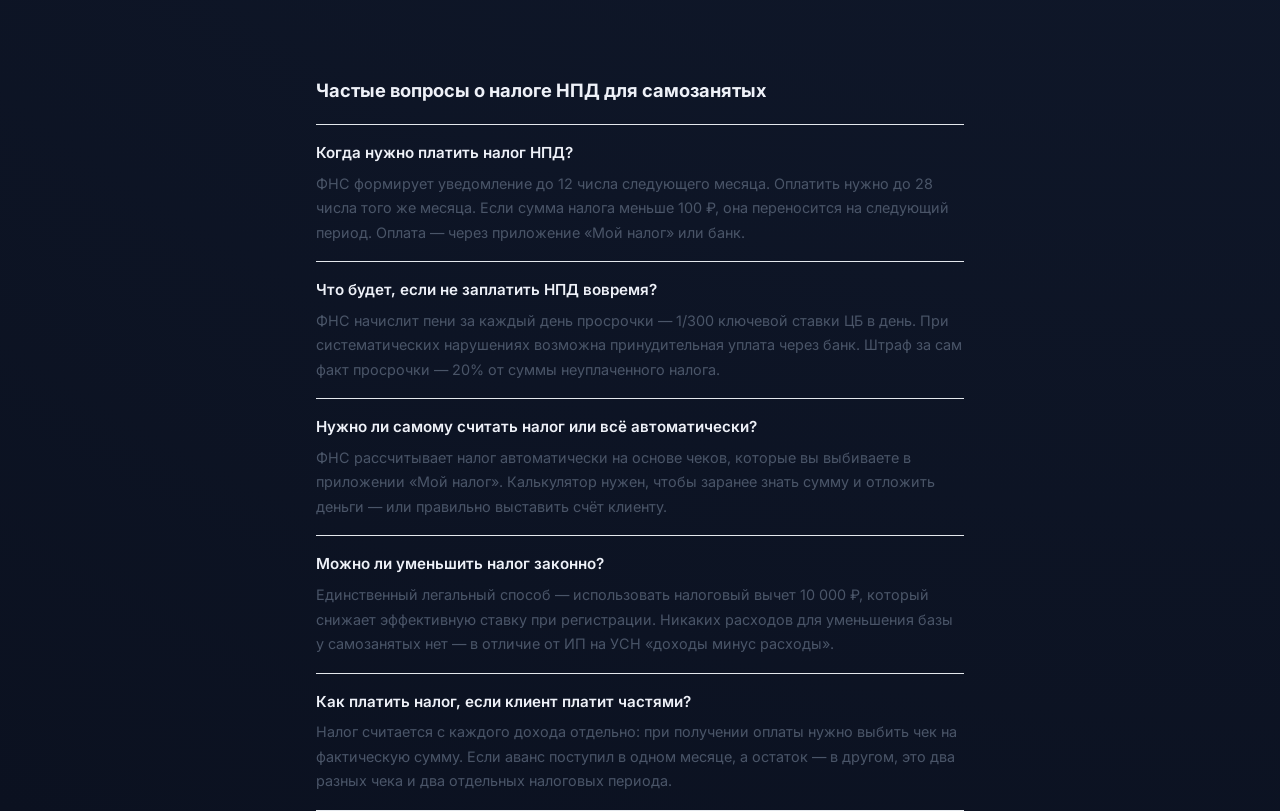
<file: nalog-samozanyatogo-kalkulyator.html>
<!doctype html>
<html lang="ru">
  <head>
    <meta charset="UTF-8" />
    <meta name="viewport" content="width=device-width, initial-scale=1.0" />
    <title>Калькулятор налога самозанятого (НПД) 4% и 6% онлайн — 2026</title>
    <meta
      name="description"
      content="Онлайн-калькулятор налога на профессиональный доход: 4% с физлиц, 6% с юрлиц и ИП. Учитывает налоговый вычет 10 000 ₽. Расчёт в браузере."
    />
    <link
      rel="canonical"
      href="https://frilans-calculator.ru/nalog-samozanyatogo-kalkulyator.html"
    />
    <meta property="og:type" content="website" />
    <meta
      property="og:title"
      content="Калькулятор налога самозанятого (НПД) 4% и 6% онлайн — 2026"
    />
    <meta
      property="og:description"
      content="Онлайн-калькулятор налога на профессиональный доход: 4% с физлиц, 6% с юрлиц и ИП. Учитывает налоговый вычет 10 000 ₽. Расчёт в браузере."
    />
    <meta
      property="og:url"
      content="https://frilans-calculator.ru/nalog-samozanyatogo-kalkulyator.html"
    />
    <link rel="icon" type="image/svg+xml" href="./favicon.svg" />
    <link rel="preconnect" href="https://fonts.googleapis.com" />
    <link rel="preconnect" href="https://fonts.gstatic.com" crossorigin />
    <link
      href="https://fonts.googleapis.com/css2?family=Inter:wght@400;500;600;700&family=Manrope:wght@700;800&display=swap"
      rel="stylesheet"
    />
    <link rel="stylesheet" href="./assets/style.css" />
    <script>
      window.CALC_CONFIG = {
        mainMode: "net",
        showHourly: false,
        showLimit: false,
      };
    </script>
      <style>
      .faq-section { max-width: 680px; margin: 2.5rem auto 0; padding: 0 1rem; }
      .faq-section h2 { font-size: 1.15rem; font-weight: 700; margin-bottom: 1.2rem; }
      .faq-item { border-top: 1px solid #e4e8ed; padding: 1rem 0; }
      .faq-item:last-child { border-bottom: 1px solid #e4e8ed; }
      .faq-item h3 { font-size: 0.95rem; font-weight: 600; margin: 0 0 0.45rem; }
      .faq-item p { font-size: 0.9rem; margin: 0; line-height: 1.7; color: #4a5568; }
    </style>
  </head>
  <body>
    <script type="text/javascript">
      (function (m, e, t, r, i, k, a) {
        m[i] =
          m[i] ||
          function () {
            (m[i].a = m[i].a || []).push(arguments);
          };
        m[i].l = 1 * new Date();
        for (var j = 0; j < document.scripts.length; j++) {
          if (document.scripts[j].src === r) {
            return;
          }
        }
        ((k = e.createElement(t)),
          (a = e.getElementsByTagName(t)[0]),
          (k.async = 1),
          (k.src = r),
          a.parentNode.insertBefore(k, a));
      })(
        window,
        document,
        "script",
        "https://mc.yandex.ru/metrika/tag.js?id=111534160",
        "ym",
      );

      ym(111534160, "init", {
        ssr: true,
        webvisor: true,
        clickmap: true,
        ecommerce: "dataLayer",
        referrer: document.referrer,
        url: location.href,
        accurateTrackBounce: true,
        trackLinks: true,
      });
    </script>
    <noscript
      ><div>
        <img
          src="https://mc.yandex.ru/watch/111534160"
          style="position: absolute; left: -9999px"
          alt=""
        /></div
    ></noscript>
    <header class="site-header">
      <div class="container">
        <a href="./index.html" class="brand">
          <img src="./favicon.svg" alt="Фриланс-Калькулятор" />
          <span>Фриланс-Калькулятор</span>
        </a>
        <nav class="site-nav">
          <a href="./index.html">Калькулятор</a>
          <a href="./kalkulyator-stavki-v-chas.html">Ставка в час</a>
          <a href="./nalog-samozanyatogo-kalkulyator.html" class="active"
            >Налог НПД</a
          >
          <a href="./skolko-vzyat-s-zakaza.html">Сумма заказа</a>
          <a href="./stavka-frilansera-v-den-mesyats.html">В день / в месяц</a>
          <a href="./kalkulyator-dlya-samozanyatogo-it.html"
            >Для IT-фрилансера</a
          >
        </nav>
      </div>
    </header>

    <main>
      <section class="hero container">
        <h1>Калькулятор налога самозанятого — НПД 4% и 6%</h1>
        <p class="lead">
          Введите сумму дохода от клиента — калькулятор покажет, сколько уйдёт
          на налог НПД и сколько останется на руках. Данные не покидают ваш
          браузер.
        </p>
      </section>

      <div class="container">
        <div class="calc-card" id="calc-main">
          <div class="mode-toggle">
            <button type="button" id="modeNet">Сколько получу на руки</button>
            <button type="button" id="modeGross">
              Сколько выставить клиенту
            </button>
          </div>

          <div class="field-row">
            <div class="field">
              <label id="amountLabel" for="amount">Сумма от клиента, ₽</label>
              <input
                type="number"
                id="amount"
                min="0"
                step="100"
                value="50000"
              />
            </div>
            <div class="field">
              <label for="clientType">Кто платит</label>
              <select id="clientType">
                <option value="fl">Физлицо (4%)</option>
                <option value="ul">Юрлицо / ИП (6%)</option>
              </select>
            </div>
          </div>

          <label class="checkbox-row">
            <input type="checkbox" id="useDeduction" />
            Учесть налоговый вычет 10 000 ₽ (снижает ставку до его исчерпания)
          </label>
          <div class="field-row" id="deductionRow" style="display: none">
            <div class="field">
              <label for="deductionRemaining">Остаток вычета, ₽</label>
              <input
                type="number"
                id="deductionRemaining"
                min="0"
                step="100"
                value="10000"
              />
            </div>
          </div>

          <div class="result">
            <div class="result-row main">
              <span class="label" id="resultMainLabel">Получите на руки</span>
              <span class="value" id="resultMain">—</span>
            </div>
            <div class="result-row tax">
              <span class="label">Налог НПД</span>
              <span class="value" id="resultTax">—</span>
            </div>
            <div class="result-row">
              <span class="label">Ставка</span>
              <span class="value" id="resultRate">—</span>
            </div>
            <div
              class="result-row"
              id="resultDeductionRow"
              style="display: none"
            >
              <span class="label">Остаток вычета после расчёта</span>
              <span class="value" id="resultDeductionLeft">—</span>
            </div>
          </div>

          <p class="security-badge">
            🔒 Расчёт в браузере — данные никуда не отправляются
          </p>
        </div>

        <article class="article">
          <h2>Кто платит 4%, а кто 6%</h2>
          <p>
            Ставка зависит исключительно от типа плательщика: 4% — если оплату
            вносит физлицо, 6% — если юрлицо или ИП. Вид деятельности на ставку
            не влияет.
          </p>
          <h2>Когда приходит уведомление о налоге</h2>
          <p>
            ФНС присылает уведомление в приложении «Мой налог» до 12 числа
            следующего месяца, оплатить нужно до 28 числа. Калькулятор поможет
            заранее отложить нужную сумму.
          </p>
        </article>

        <div class="related">
          <h2>Другие расчёты</h2>
          <ul>
            <li>
              <a href="./index.html"
                >Калькулятор ставки фрилансера и налога самозанятого 2026</a
              >
            </li>
            <li>
              <a href="./kalkulyator-stavki-v-chas.html"
                >Калькулятор почасовой ставки фрилансера — сколько брать за час
                работы</a
              >
            </li>
            <li>
              <a href="./skolko-vzyat-s-zakaza.html"
                >Сколько взять с заказа фрилансеру, чтобы не потерять на
                налоге</a
              >
            </li>
            <li>
              <a href="./stavka-frilansera-v-den-mesyats.html"
                >Ставка фрилансера в день и в месяц — калькулятор дохода
                онлайн</a
              >
            </li>
            <li>
              <a href="./kalkulyator-dlya-samozanyatogo-it.html"
                >Калькулятор для самозанятого IT-фрилансера — ставка, налог,
                лимит дохода</a
              >
            </li>
          </ul>
        </div>
      </div>
    </main>

    <footer class="site-footer">
      <div class="container">
        Фриланс-Калькулятор · расчёт носит справочный характер и не является
        налоговой консультацией
      </div>
    </footer>

    
    <section class="faq-section">
      <h2>Частые вопросы о налоге НПД для самозанятых</h2>
      <div class="faq-item">
        <h3>Когда нужно платить налог НПД?</h3>
        <p>ФНС формирует уведомление до 12 числа следующего месяца. Оплатить нужно до 28 числа того же месяца. Если сумма налога меньше 100 ₽, она переносится на следующий период. Оплата — через приложение «Мой налог» или банк.</p>
      </div>
      <div class="faq-item">
        <h3>Что будет, если не заплатить НПД вовремя?</h3>
        <p>ФНС начислит пени за каждый день просрочки — 1/300 ключевой ставки ЦБ в день. При систематических нарушениях возможна принудительная уплата через банк. Штраф за сам факт просрочки — 20% от суммы неуплаченного налога.</p>
      </div>
      <div class="faq-item">
        <h3>Нужно ли самому считать налог или всё автоматически?</h3>
        <p>ФНС рассчитывает налог автоматически на основе чеков, которые вы выбиваете в приложении «Мой налог». Калькулятор нужен, чтобы заранее знать сумму и отложить деньги — или правильно выставить счёт клиенту.</p>
      </div>
      <div class="faq-item">
        <h3>Можно ли уменьшить налог законно?</h3>
        <p>Единственный легальный способ — использовать налоговый вычет 10 000 ₽, который снижает эффективную ставку при регистрации. Никаких расходов для уменьшения базы у самозанятых нет — в отличие от ИП на УСН «доходы минус расходы».</p>
      </div>
      <div class="faq-item">
        <h3>Как платить налог, если клиент платит частями?</h3>
        <p>Налог считается с каждого дохода отдельно: при получении оплаты нужно выбить чек на фактическую сумму. Если аванс поступил в одном месяце, а остаток — в другом, это два разных чека и два отдельных налоговых периода.</p>
      </div>
    </section>
    <script src="./assets/tool.js"></script>
  </body>
</html>
</file>
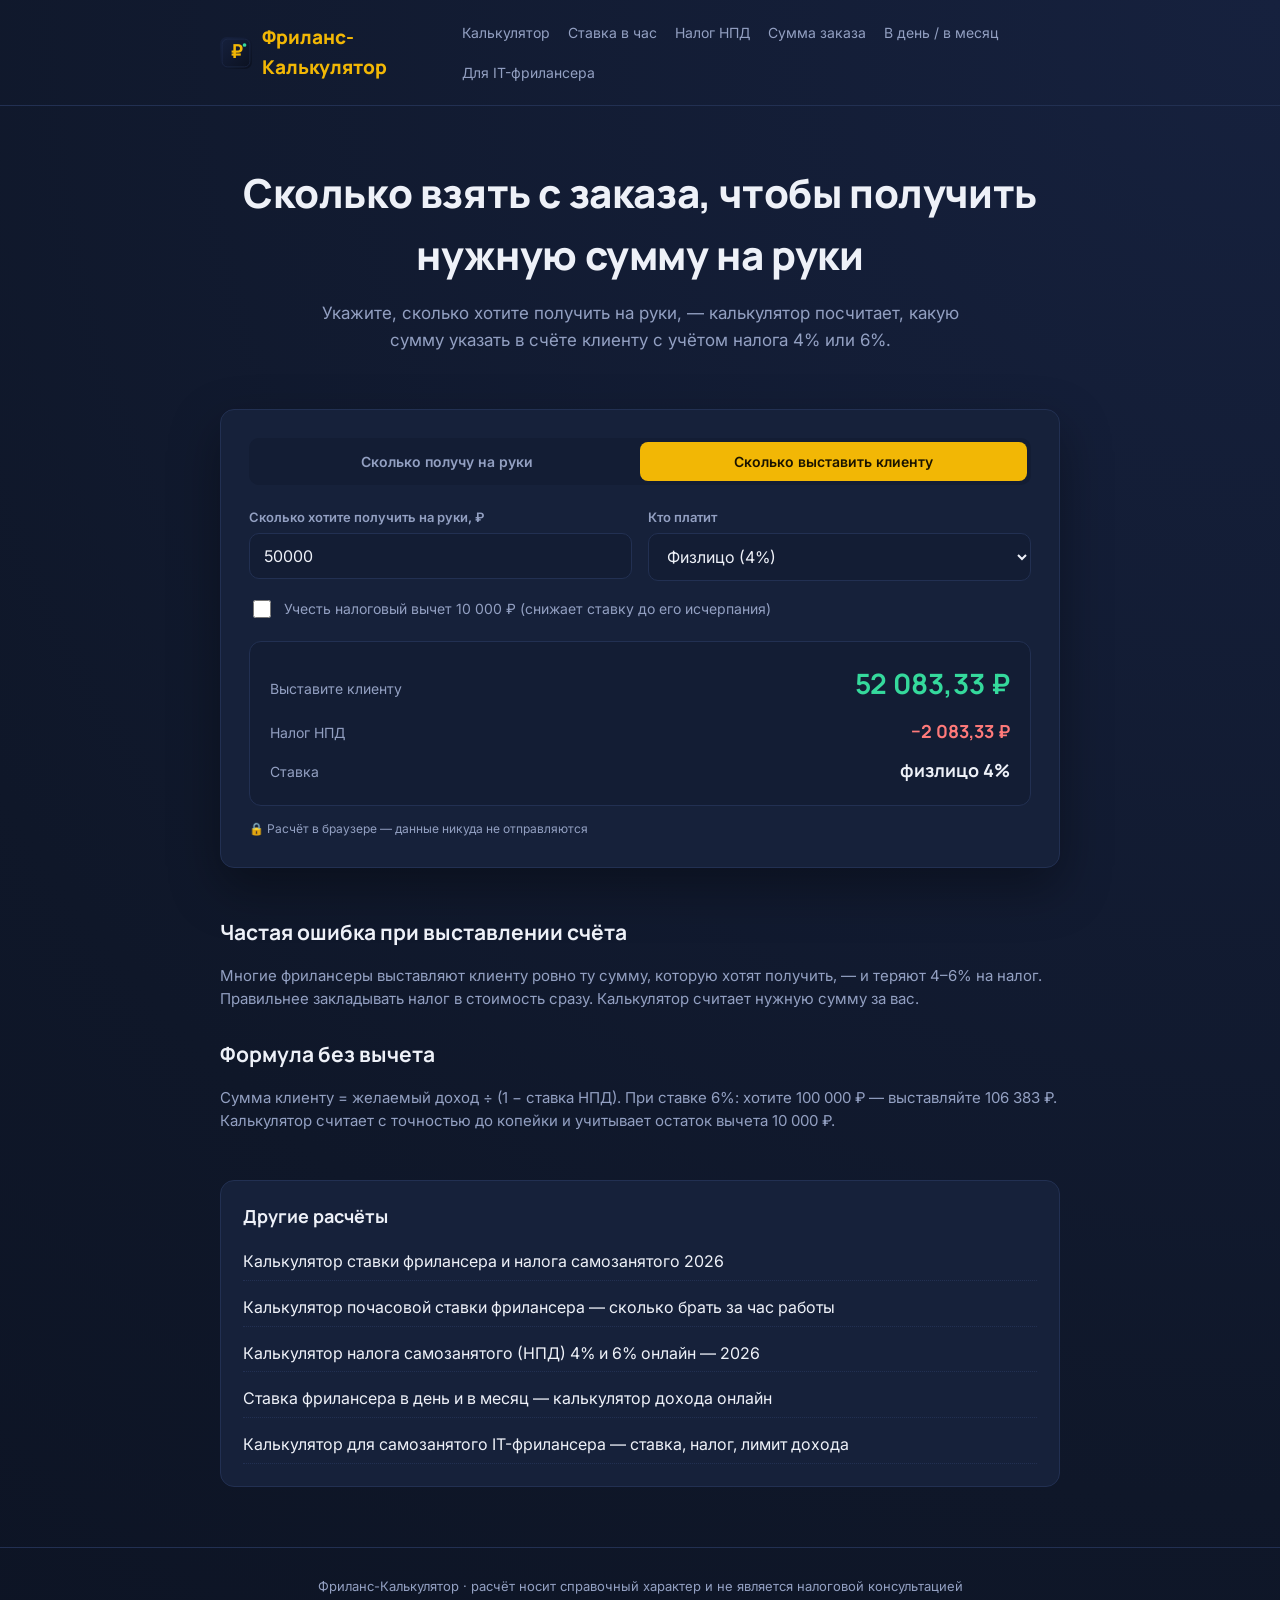
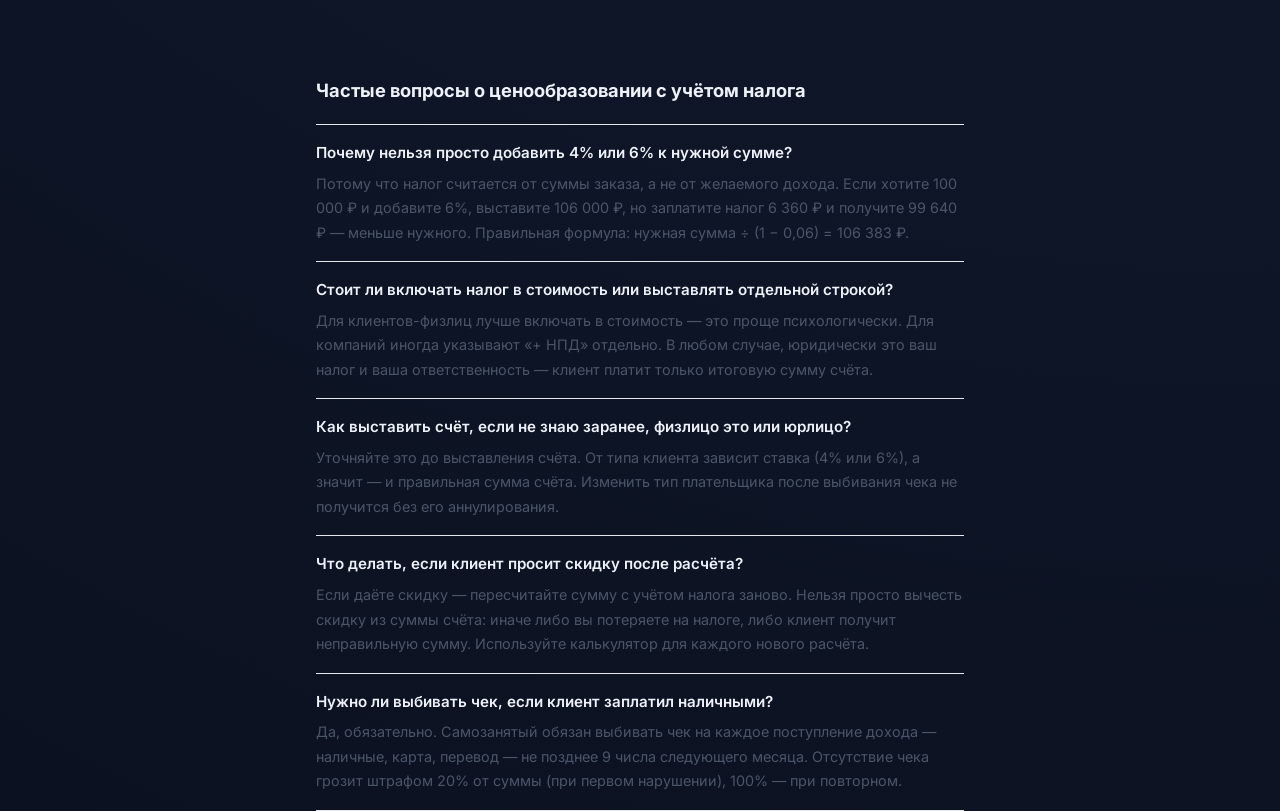
<file: skolko-vzyat-s-zakaza.html>
<!doctype html>
<html lang="ru">
  <head>
    <meta charset="UTF-8" />
    <meta name="viewport" content="width=device-width, initial-scale=1.0" />
    <title>
      Сколько взять с заказа фрилансеру, чтобы не потерять на налоге
    </title>
    <meta
      name="description"
      content="Калькулятор считает, сколько выставить клиенту, чтобы после уплаты налога НПД получить нужную сумму на руки. Учитывает вычет."
    />
    <link
      rel="canonical"
      href="https://frilans-calculator.ru/skolko-vzyat-s-zakaza.html"
    />
    <meta property="og:type" content="website" />
    <meta
      property="og:title"
      content="Сколько взять с заказа фрилансеру, чтобы не потерять на налоге"
    />
    <meta
      property="og:description"
      content="Калькулятор считает, сколько выставить клиенту, чтобы после уплаты налога НПД получить нужную сумму на руки. Учитывает вычет."
    />
    <meta
      property="og:url"
      content="https://frilans-calculator.ru/skolko-vzyat-s-zakaza.html"
    />
    <link rel="icon" type="image/svg+xml" href="./favicon.svg" />
    <link rel="preconnect" href="https://fonts.googleapis.com" />
    <link rel="preconnect" href="https://fonts.gstatic.com" crossorigin />
    <link
      href="https://fonts.googleapis.com/css2?family=Inter:wght@400;500;600;700&family=Manrope:wght@700;800&display=swap"
      rel="stylesheet"
    />
    <link rel="stylesheet" href="./assets/style.css" />
    <script>
      window.CALC_CONFIG = {
        mainMode: "gross",
        showHourly: false,
        showLimit: false,
      };
    </script>
      <style>
      .faq-section { max-width: 680px; margin: 2.5rem auto 0; padding: 0 1rem; }
      .faq-section h2 { font-size: 1.15rem; font-weight: 700; margin-bottom: 1.2rem; }
      .faq-item { border-top: 1px solid #e4e8ed; padding: 1rem 0; }
      .faq-item:last-child { border-bottom: 1px solid #e4e8ed; }
      .faq-item h3 { font-size: 0.95rem; font-weight: 600; margin: 0 0 0.45rem; }
      .faq-item p { font-size: 0.9rem; margin: 0; line-height: 1.7; color: #4a5568; }
    </style>
  </head>
  <body>
    <script type="text/javascript">
      (function (m, e, t, r, i, k, a) {
        m[i] =
          m[i] ||
          function () {
            (m[i].a = m[i].a || []).push(arguments);
          };
        m[i].l = 1 * new Date();
        for (var j = 0; j < document.scripts.length; j++) {
          if (document.scripts[j].src === r) {
            return;
          }
        }
        ((k = e.createElement(t)),
          (a = e.getElementsByTagName(t)[0]),
          (k.async = 1),
          (k.src = r),
          a.parentNode.insertBefore(k, a));
      })(
        window,
        document,
        "script",
        "https://mc.yandex.ru/metrika/tag.js?id=111534160",
        "ym",
      );

      ym(111534160, "init", {
        ssr: true,
        webvisor: true,
        clickmap: true,
        ecommerce: "dataLayer",
        referrer: document.referrer,
        url: location.href,
        accurateTrackBounce: true,
        trackLinks: true,
      });
    </script>
    <noscript
      ><div>
        <img
          src="https://mc.yandex.ru/watch/111534160"
          style="position: absolute; left: -9999px"
          alt=""
        /></div
    ></noscript>
    <header class="site-header">
      <div class="container">
        <a href="./index.html" class="brand">
          <img src="./favicon.svg" alt="Фриланс-Калькулятор" />
          <span>Фриланс-Калькулятор</span>
        </a>
        <nav class="site-nav">
          <a href="./index.html">Калькулятор</a>
          <a href="./kalkulyator-stavki-v-chas.html">Ставка в час</a>
          <a href="./nalog-samozanyatogo-kalkulyator.html">Налог НПД</a>
          <a href="./skolko-vzyat-s-zakaza.html" class="active">Сумма заказа</a>
          <a href="./stavka-frilansera-v-den-mesyats.html">В день / в месяц</a>
          <a href="./kalkulyator-dlya-samozanyatogo-it.html"
            >Для IT-фрилансера</a
          >
        </nav>
      </div>
    </header>

    <main>
      <section class="hero container">
        <h1>Сколько взять с заказа, чтобы получить нужную сумму на руки</h1>
        <p class="lead">
          Укажите, сколько хотите получить на руки, — калькулятор посчитает,
          какую сумму указать в счёте клиенту с учётом налога 4% или 6%.
        </p>
      </section>

      <div class="container">
        <div class="calc-card" id="calc-main">
          <div class="mode-toggle">
            <button type="button" id="modeNet">Сколько получу на руки</button>
            <button type="button" id="modeGross">
              Сколько выставить клиенту
            </button>
          </div>

          <div class="field-row">
            <div class="field">
              <label id="amountLabel" for="amount">Сумма от клиента, ₽</label>
              <input
                type="number"
                id="amount"
                min="0"
                step="100"
                value="50000"
              />
            </div>
            <div class="field">
              <label for="clientType">Кто платит</label>
              <select id="clientType">
                <option value="fl">Физлицо (4%)</option>
                <option value="ul">Юрлицо / ИП (6%)</option>
              </select>
            </div>
          </div>

          <label class="checkbox-row">
            <input type="checkbox" id="useDeduction" />
            Учесть налоговый вычет 10 000 ₽ (снижает ставку до его исчерпания)
          </label>
          <div class="field-row" id="deductionRow" style="display: none">
            <div class="field">
              <label for="deductionRemaining">Остаток вычета, ₽</label>
              <input
                type="number"
                id="deductionRemaining"
                min="0"
                step="100"
                value="10000"
              />
            </div>
          </div>

          <div class="result">
            <div class="result-row main">
              <span class="label" id="resultMainLabel">Получите на руки</span>
              <span class="value" id="resultMain">—</span>
            </div>
            <div class="result-row tax">
              <span class="label">Налог НПД</span>
              <span class="value" id="resultTax">—</span>
            </div>
            <div class="result-row">
              <span class="label">Ставка</span>
              <span class="value" id="resultRate">—</span>
            </div>
            <div
              class="result-row"
              id="resultDeductionRow"
              style="display: none"
            >
              <span class="label">Остаток вычета после расчёта</span>
              <span class="value" id="resultDeductionLeft">—</span>
            </div>
          </div>

          <p class="security-badge">
            🔒 Расчёт в браузере — данные никуда не отправляются
          </p>
        </div>

        <article class="article">
          <h2>Частая ошибка при выставлении счёта</h2>
          <p>
            Многие фрилансеры выставляют клиенту ровно ту сумму, которую хотят
            получить, — и теряют 4–6% на налог. Правильнее закладывать налог в
            стоимость сразу. Калькулятор считает нужную сумму за вас.
          </p>
          <h2>Формула без вычета</h2>
          <p>
            Сумма клиенту = желаемый доход ÷ (1 − ставка НПД). При ставке 6%:
            хотите 100 000 ₽ — выставляйте 106 383 ₽. Калькулятор считает с
            точностью до копейки и учитывает остаток вычета 10 000 ₽.
          </p>
        </article>

        <div class="related">
          <h2>Другие расчёты</h2>
          <ul>
            <li>
              <a href="./index.html"
                >Калькулятор ставки фрилансера и налога самозанятого 2026</a
              >
            </li>
            <li>
              <a href="./kalkulyator-stavki-v-chas.html"
                >Калькулятор почасовой ставки фрилансера — сколько брать за час
                работы</a
              >
            </li>
            <li>
              <a href="./nalog-samozanyatogo-kalkulyator.html"
                >Калькулятор налога самозанятого (НПД) 4% и 6% онлайн — 2026</a
              >
            </li>
            <li>
              <a href="./stavka-frilansera-v-den-mesyats.html"
                >Ставка фрилансера в день и в месяц — калькулятор дохода
                онлайн</a
              >
            </li>
            <li>
              <a href="./kalkulyator-dlya-samozanyatogo-it.html"
                >Калькулятор для самозанятого IT-фрилансера — ставка, налог,
                лимит дохода</a
              >
            </li>
          </ul>
        </div>
      </div>
    </main>

    <footer class="site-footer">
      <div class="container">
        Фриланс-Калькулятор · расчёт носит справочный характер и не является
        налоговой консультацией
      </div>
    </footer>

    
    <section class="faq-section">
      <h2>Частые вопросы о ценообразовании с учётом налога</h2>
      <div class="faq-item">
        <h3>Почему нельзя просто добавить 4% или 6% к нужной сумме?</h3>
        <p>Потому что налог считается от суммы заказа, а не от желаемого дохода. Если хотите 100 000 ₽ и добавите 6%, выставите 106 000 ₽, но заплатите налог 6 360 ₽ и получите 99 640 ₽ — меньше нужного. Правильная формула: нужная сумма ÷ (1 − 0,06) = 106 383 ₽.</p>
      </div>
      <div class="faq-item">
        <h3>Стоит ли включать налог в стоимость или выставлять отдельной строкой?</h3>
        <p>Для клиентов-физлиц лучше включать в стоимость — это проще психологически. Для компаний иногда указывают «+ НПД» отдельно. В любом случае, юридически это ваш налог и ваша ответственность — клиент платит только итоговую сумму счёта.</p>
      </div>
      <div class="faq-item">
        <h3>Как выставить счёт, если не знаю заранее, физлицо это или юрлицо?</h3>
        <p>Уточняйте это до выставления счёта. От типа клиента зависит ставка (4% или 6%), а значит — и правильная сумма счёта. Изменить тип плательщика после выбивания чека не получится без его аннулирования.</p>
      </div>
      <div class="faq-item">
        <h3>Что делать, если клиент просит скидку после расчёта?</h3>
        <p>Если даёте скидку — пересчитайте сумму с учётом налога заново. Нельзя просто вычесть скидку из суммы счёта: иначе либо вы потеряете на налоге, либо клиент получит неправильную сумму. Используйте калькулятор для каждого нового расчёта.</p>
      </div>
      <div class="faq-item">
        <h3>Нужно ли выбивать чек, если клиент заплатил наличными?</h3>
        <p>Да, обязательно. Самозанятый обязан выбивать чек на каждое поступление дохода — наличные, карта, перевод — не позднее 9 числа следующего месяца. Отсутствие чека грозит штрафом 20% от суммы (при первом нарушении), 100% — при повторном.</p>
      </div>
    </section>
    <script src="./assets/tool.js"></script>
  </body>
</html>
</file>
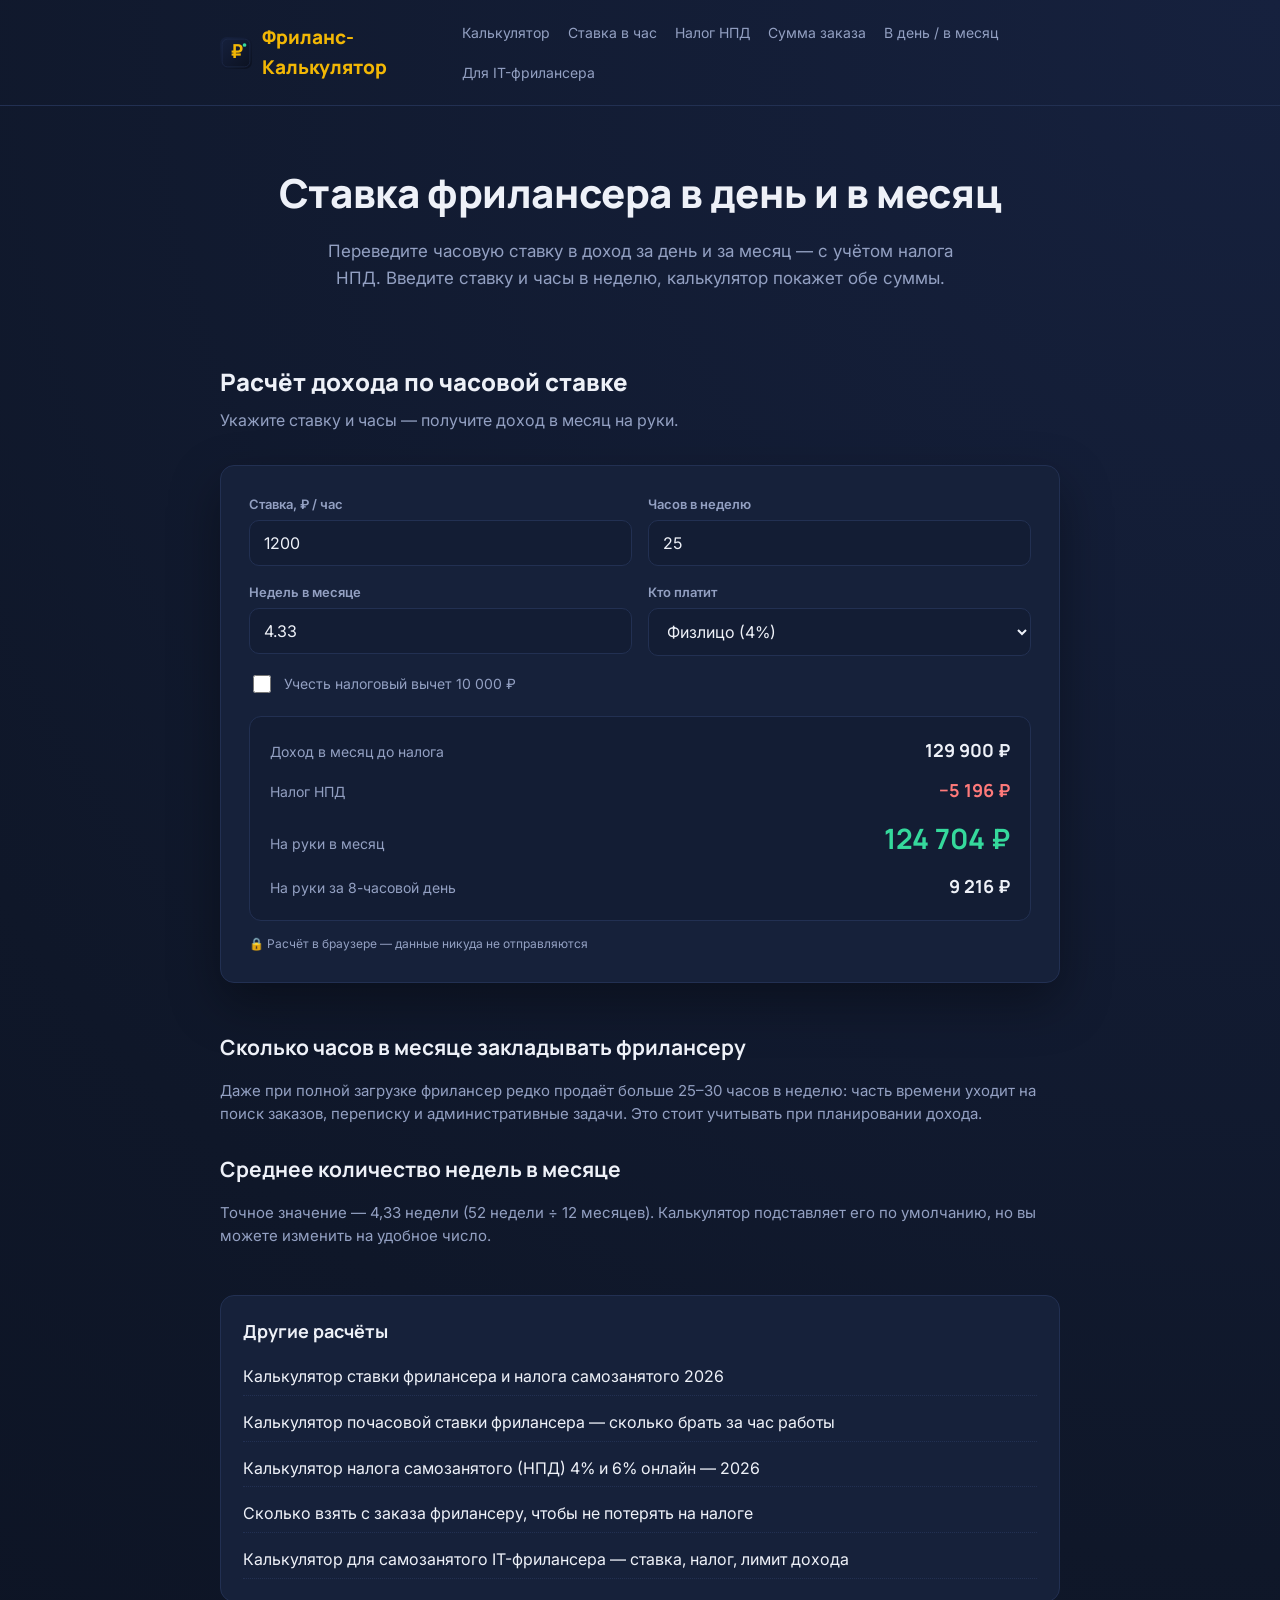
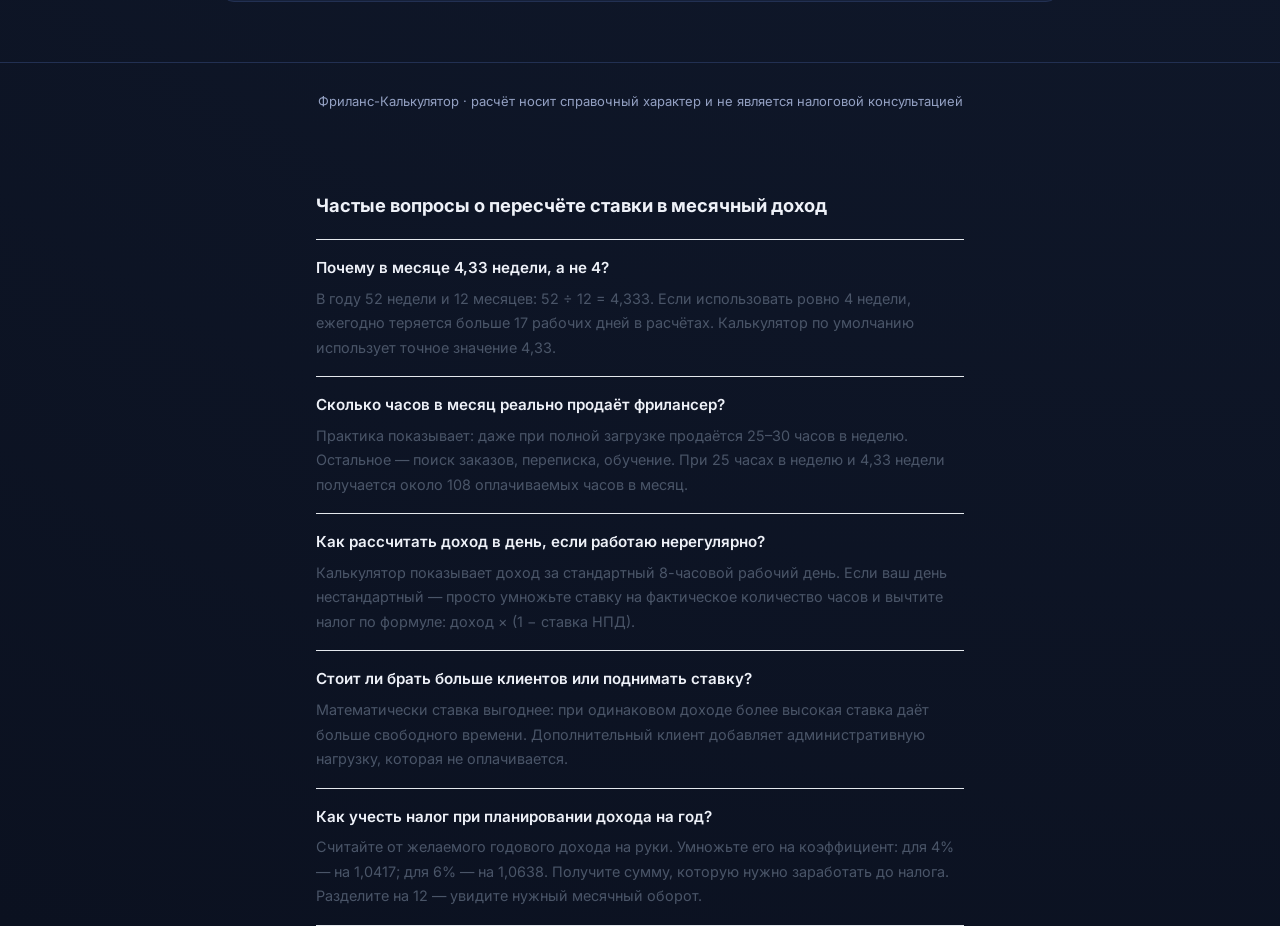
<file: stavka-frilansera-v-den-mesyats.html>
<!doctype html>
<html lang="ru">
  <head>
    <meta charset="UTF-8" />
    <meta name="viewport" content="width=device-width, initial-scale=1.0" />
    <title>
      Ставка фрилансера в день и в месяц — калькулятор дохода онлайн
    </title>
    <meta
      name="description"
      content="Переведите почасовую ставку в доход за рабочий день и за месяц с учётом налога НПД самозанятого 4% или 6%."
    />
    <link
      rel="canonical"
      href="https://frilans-calculator.ru/stavka-frilansera-v-den-mesyats.html"
    />
    <meta property="og:type" content="website" />
    <meta
      property="og:title"
      content="Ставка фрилансера в день и в месяц — калькулятор дохода онлайн"
    />
    <meta
      property="og:description"
      content="Переведите почасовую ставку в доход за рабочий день и за месяц с учётом налога НПД самозанятого 4% или 6%."
    />
    <meta
      property="og:url"
      content="https://frilans-calculator.ru/stavka-frilansera-v-den-mesyats.html"
    />
    <link rel="icon" type="image/svg+xml" href="./favicon.svg" />
    <link rel="preconnect" href="https://fonts.googleapis.com" />
    <link rel="preconnect" href="https://fonts.gstatic.com" crossorigin />
    <link
      href="https://fonts.googleapis.com/css2?family=Inter:wght@400;500;600;700&family=Manrope:wght@700;800&display=swap"
      rel="stylesheet"
    />
    <link rel="stylesheet" href="./assets/style.css" />
    <script>
      window.CALC_CONFIG = {
        mainMode: "hidden",
        showHourly: true,
        showLimit: false,
      };
    </script>
      <style>
      .faq-section { max-width: 680px; margin: 2.5rem auto 0; padding: 0 1rem; }
      .faq-section h2 { font-size: 1.15rem; font-weight: 700; margin-bottom: 1.2rem; }
      .faq-item { border-top: 1px solid #e4e8ed; padding: 1rem 0; }
      .faq-item:last-child { border-bottom: 1px solid #e4e8ed; }
      .faq-item h3 { font-size: 0.95rem; font-weight: 600; margin: 0 0 0.45rem; }
      .faq-item p { font-size: 0.9rem; margin: 0; line-height: 1.7; color: #4a5568; }
    </style>
  </head>
  <body>
    <script type="text/javascript">
      (function (m, e, t, r, i, k, a) {
        m[i] =
          m[i] ||
          function () {
            (m[i].a = m[i].a || []).push(arguments);
          };
        m[i].l = 1 * new Date();
        for (var j = 0; j < document.scripts.length; j++) {
          if (document.scripts[j].src === r) {
            return;
          }
        }
        ((k = e.createElement(t)),
          (a = e.getElementsByTagName(t)[0]),
          (k.async = 1),
          (k.src = r),
          a.parentNode.insertBefore(k, a));
      })(
        window,
        document,
        "script",
        "https://mc.yandex.ru/metrika/tag.js?id=111534160",
        "ym",
      );

      ym(111534160, "init", {
        ssr: true,
        webvisor: true,
        clickmap: true,
        ecommerce: "dataLayer",
        referrer: document.referrer,
        url: location.href,
        accurateTrackBounce: true,
        trackLinks: true,
      });
    </script>
    <noscript
      ><div>
        <img
          src="https://mc.yandex.ru/watch/111534160"
          style="position: absolute; left: -9999px"
          alt=""
        /></div
    ></noscript>
    <header class="site-header">
      <div class="container">
        <a href="./index.html" class="brand">
          <img src="./favicon.svg" alt="Фриланс-Калькулятор" />
          <span>Фриланс-Калькулятор</span>
        </a>
        <nav class="site-nav">
          <a href="./index.html">Калькулятор</a>
          <a href="./kalkulyator-stavki-v-chas.html">Ставка в час</a>
          <a href="./nalog-samozanyatogo-kalkulyator.html">Налог НПД</a>
          <a href="./skolko-vzyat-s-zakaza.html">Сумма заказа</a>
          <a href="./stavka-frilansera-v-den-mesyats.html" class="active"
            >В день / в месяц</a
          >
          <a href="./kalkulyator-dlya-samozanyatogo-it.html"
            >Для IT-фрилансера</a
          >
        </nav>
      </div>
    </header>

    <main>
      <section class="hero container">
        <h1>Ставка фрилансера в день и в месяц</h1>
        <p class="lead">
          Переведите часовую ставку в доход за день и за месяц — с учётом налога
          НПД. Введите ставку и часы в неделю, калькулятор покажет обе суммы.
        </p>
      </section>

      <div class="container">
        <h2 class="section-title" id="hourly-title">
          Расчёт дохода по часовой ставке
        </h2>
        <p class="section-sub" id="hourly-sub">
          Укажите ставку и часы — получите доход в месяц на руки.
        </p>

        <div class="calc-card" id="calc-hourly">
          <div class="field-row">
            <div class="field">
              <label for="hourlyRate">Ставка, ₽ / час</label>
              <input
                type="number"
                id="hourlyRate"
                min="0"
                step="50"
                value="1200"
              />
            </div>
            <div class="field">
              <label for="hoursPerWeek">Часов в неделю</label>
              <input
                type="number"
                id="hoursPerWeek"
                min="0"
                step="1"
                value="25"
              />
            </div>
          </div>
          <div class="field-row">
            <div class="field">
              <label for="weeksPerMonth">Недель в месяце</label>
              <input
                type="number"
                id="weeksPerMonth"
                min="0"
                step="0.01"
                value="4.33"
              />
            </div>
            <div class="field">
              <label for="clientTypeHourly">Кто платит</label>
              <select id="clientTypeHourly">
                <option value="fl">Физлицо (4%)</option>
                <option value="ul">Юрлицо / ИП (6%)</option>
              </select>
            </div>
          </div>

          <label class="checkbox-row">
            <input type="checkbox" id="useDeductionHourly" />
            Учесть налоговый вычет 10 000 ₽
          </label>
          <div class="field-row" id="deductionRowHourly" style="display: none">
            <div class="field">
              <label for="deductionRemainingHourly">Остаток вычета, ₽</label>
              <input
                type="number"
                id="deductionRemainingHourly"
                min="0"
                step="100"
                value="10000"
              />
            </div>
          </div>

          <div class="result">
            <div class="result-row">
              <span class="label">Доход в месяц до налога</span>
              <span class="value" id="hourlyGross">—</span>
            </div>
            <div class="result-row tax">
              <span class="label">Налог НПД</span>
              <span class="value" id="hourlyTax">—</span>
            </div>
            <div class="result-row main">
              <span class="label">На руки в месяц</span>
              <span class="value" id="hourlyNet">—</span>
            </div>
            <div class="result-row">
              <span class="label">На руки за 8-часовой день</span>
              <span class="value" id="hourlyDay">—</span>
            </div>
          </div>
          <p class="security-badge">
            🔒 Расчёт в браузере — данные никуда не отправляются
          </p>
        </div>

        <article class="article">
          <h2>Сколько часов в месяце закладывать фрилансеру</h2>
          <p>
            Даже при полной загрузке фрилансер редко продаёт больше 25–30 часов
            в неделю: часть времени уходит на поиск заказов, переписку и
            административные задачи. Это стоит учитывать при планировании
            дохода.
          </p>
          <h2>Среднее количество недель в месяце</h2>
          <p>
            Точное значение — 4,33 недели (52 недели ÷ 12 месяцев). Калькулятор
            подставляет его по умолчанию, но вы можете изменить на удобное
            число.
          </p>
        </article>

        <div class="related">
          <h2>Другие расчёты</h2>
          <ul>
            <li>
              <a href="./index.html"
                >Калькулятор ставки фрилансера и налога самозанятого 2026</a
              >
            </li>
            <li>
              <a href="./kalkulyator-stavki-v-chas.html"
                >Калькулятор почасовой ставки фрилансера — сколько брать за час
                работы</a
              >
            </li>
            <li>
              <a href="./nalog-samozanyatogo-kalkulyator.html"
                >Калькулятор налога самозанятого (НПД) 4% и 6% онлайн — 2026</a
              >
            </li>
            <li>
              <a href="./skolko-vzyat-s-zakaza.html"
                >Сколько взять с заказа фрилансеру, чтобы не потерять на
                налоге</a
              >
            </li>
            <li>
              <a href="./kalkulyator-dlya-samozanyatogo-it.html"
                >Калькулятор для самозанятого IT-фрилансера — ставка, налог,
                лимит дохода</a
              >
            </li>
          </ul>
        </div>
      </div>
    </main>

    <footer class="site-footer">
      <div class="container">
        Фриланс-Калькулятор · расчёт носит справочный характер и не является
        налоговой консультацией
      </div>
    </footer>

    
    <section class="faq-section">
      <h2>Частые вопросы о пересчёте ставки в месячный доход</h2>
      <div class="faq-item">
        <h3>Почему в месяце 4,33 недели, а не 4?</h3>
        <p>В году 52 недели и 12 месяцев: 52 ÷ 12 = 4,333. Если использовать ровно 4 недели, ежегодно теряется больше 17 рабочих дней в расчётах. Калькулятор по умолчанию использует точное значение 4,33.</p>
      </div>
      <div class="faq-item">
        <h3>Сколько часов в месяц реально продаёт фрилансер?</h3>
        <p>Практика показывает: даже при полной загрузке продаётся 25–30 часов в неделю. Остальное — поиск заказов, переписка, обучение. При 25 часах в неделю и 4,33 недели получается около 108 оплачиваемых часов в месяц.</p>
      </div>
      <div class="faq-item">
        <h3>Как рассчитать доход в день, если работаю нерегулярно?</h3>
        <p>Калькулятор показывает доход за стандартный 8-часовой рабочий день. Если ваш день нестандартный — просто умножьте ставку на фактическое количество часов и вычтите налог по формуле: доход × (1 − ставка НПД).</p>
      </div>
      <div class="faq-item">
        <h3>Стоит ли брать больше клиентов или поднимать ставку?</h3>
        <p>Математически ставка выгоднее: при одинаковом доходе более высокая ставка даёт больше свободного времени. Дополнительный клиент добавляет административную нагрузку, которая не оплачивается.</p>
      </div>
      <div class="faq-item">
        <h3>Как учесть налог при планировании дохода на год?</h3>
        <p>Считайте от желаемого годового дохода на руки. Умножьте его на коэффициент: для 4% — на 1,0417; для 6% — на 1,0638. Получите сумму, которую нужно заработать до налога. Разделите на 12 — увидите нужный месячный оборот.</p>
      </div>
    </section>
    <script src="./assets/tool.js"></script>
  </body>
</html>
</file>
<file: assets/style.css>
:root {
  --bg: #0f1729;
  --bg-soft: #131d34;
  --card: #16213a;
  --card-border: #223052;
  --text: #eef1f8;
  --text-muted: #93a0c2;
  --accent: #f2b705;
  --accent-dark: #c99400;
  --positive: #35d99c;
  --negative: #ff7a7a;
  --radius: 14px;
  --max-width: 880px;
  --shadow: 0 20px 50px rgba(0, 0, 0, 0.35);
}

* {
  box-sizing: border-box;
}

html {
  scroll-behavior: smooth;
}

body {
  margin: 0;
  background: radial-gradient(circle at top right, #16213e 0%, #0f1729 55%, #0b1120 100%);
  color: var(--text);
  font-family: "Inter", -apple-system, BlinkMacSystemFont, sans-serif;
  line-height: 1.55;
  -webkit-font-smoothing: antialiased;
}

.container {
  max-width: var(--max-width);
  margin: 0 auto;
  padding: 0 20px;
}

.site-header {
  padding: 22px 0;
  border-bottom: 1px solid var(--card-border);
}

.site-header .container {
  display: flex;
  align-items: center;
  justify-content: space-between;
  gap: 16px;
}

.brand {
  display: flex;
  align-items: center;
  gap: 10px;
  font-family: "Manrope", sans-serif;
  font-weight: 800;
  font-size: 19px;
  color: var(--text);
  text-decoration: none;
}

.brand img {
  width: 32px;
  height: 32px;
}

.brand span {
  color: var(--accent);
}

nav.site-nav {
  display: flex;
  gap: 18px;
  flex-wrap: wrap;
}

nav.site-nav a {
  color: var(--text-muted);
  text-decoration: none;
  font-size: 14px;
  transition: color 0.15s ease;
}

nav.site-nav a:hover {
  color: var(--accent);
}

.hero {
  padding: 56px 0 24px;
  text-align: center;
}

.hero h1 {
  font-family: "Manrope", sans-serif;
  font-weight: 800;
  font-size: clamp(28px, 4vw, 40px);
  margin: 0 0 14px;
  letter-spacing: -0.01em;
}

.hero p.lead {
  color: var(--text-muted);
  font-size: 17px;
  max-width: 640px;
  margin: 0 auto;
}

.calc-card {
  background: var(--card);
  border: 1px solid var(--card-border);
  border-radius: var(--radius);
  box-shadow: var(--shadow);
  padding: 28px;
  margin: 32px 0;
}

.mode-toggle {
  display: flex;
  background: var(--bg-soft);
  border-radius: 10px;
  padding: 4px;
  margin-bottom: 22px;
}

.mode-toggle button {
  flex: 1;
  border: none;
  background: transparent;
  color: var(--text-muted);
  padding: 11px 12px;
  border-radius: 8px;
  font-size: 14px;
  font-weight: 600;
  cursor: pointer;
  transition: all 0.15s ease;
  font-family: inherit;
}

.mode-toggle button.active {
  background: var(--accent);
  color: #1a1300;
}

.field-row {
  display: grid;
  grid-template-columns: 1fr 1fr;
  gap: 16px;
  margin-bottom: 16px;
}

@media (max-width: 560px) {
  .field-row {
    grid-template-columns: 1fr;
  }
}

.field {
  display: flex;
  flex-direction: column;
  gap: 6px;
}

.field label {
  font-size: 13px;
  color: var(--text-muted);
  font-weight: 600;
}

.field input[type="number"],
.field select {
  background: var(--bg-soft);
  border: 1px solid var(--card-border);
  color: var(--text);
  border-radius: 10px;
  padding: 12px 14px;
  font-size: 16px;
  font-family: inherit;
  outline: none;
  transition: border-color 0.15s ease;
}

.field input[type="number"]:focus,
.field select:focus {
  border-color: var(--accent);
}

.checkbox-row {
  display: flex;
  align-items: center;
  gap: 10px;
  margin: 6px 0 20px;
  font-size: 14px;
  color: var(--text-muted);
}

.checkbox-row input {
  width: 18px;
  height: 18px;
  accent-color: var(--accent);
}

.result {
  background: var(--bg-soft);
  border: 1px solid var(--card-border);
  border-radius: 12px;
  padding: 20px;
  display: grid;
  gap: 12px;
}

.result-row {
  display: flex;
  align-items: baseline;
  justify-content: space-between;
  gap: 12px;
}

.result-row .label {
  color: var(--text-muted);
  font-size: 14px;
}

.result-row .value {
  font-family: "Manrope", sans-serif;
  font-weight: 700;
  font-size: 18px;
}

.result-row.main .value {
  font-size: 28px;
  color: var(--positive);
}

.result-row.tax .value {
  color: var(--negative);
}

.hint {
  font-size: 13px;
  color: var(--text-muted);
  margin-top: 4px;
}

.section-title {
  font-family: "Manrope", sans-serif;
  font-weight: 800;
  font-size: 24px;
  margin: 48px 0 8px;
}

.section-sub {
  color: var(--text-muted);
  margin: 0 0 20px;
}

.article {
  margin: 48px 0;
  color: var(--text-muted);
  font-size: 15px;
}

.article h2 {
  color: var(--text);
  font-family: "Manrope", sans-serif;
  font-size: 21px;
  margin: 28px 0 10px;
}

.article ul {
  padding-left: 20px;
}

.article a {
  color: var(--accent);
}

.related {
  margin: 40px 0;
  padding: 22px;
  background: var(--card);
  border: 1px solid var(--card-border);
  border-radius: var(--radius);
}

.related h2 {
  font-family: "Manrope", sans-serif;
  font-size: 18px;
  margin: 0 0 12px;
}

.related ul {
  list-style: none;
  padding: 0;
  margin: 0;
  display: grid;
  gap: 8px;
}

.related a {
  color: var(--text);
  text-decoration: none;
  border-bottom: 1px dotted var(--card-border);
  display: block;
  padding: 6px 0;
}

.related a:hover {
  color: var(--accent);
}

.security-badge {
  margin: 14px 0 0;
  font-size: 12px;
  color: var(--text-muted);
  display: flex;
  align-items: center;
  gap: 6px;
}

.limit-bar-wrap {
  margin-bottom: 10px;
}

.limit-bar-track {
  background: var(--bg-soft);
  border: 1px solid var(--card-border);
  border-radius: 100px;
  height: 14px;
  overflow: hidden;
}

.limit-bar-fill {
  height: 100%;
  border-radius: 100px;
  background: var(--positive);
  transition: width 0.25s ease, background 0.25s ease;
}

.site-footer {
  border-top: 1px solid var(--card-border);
  margin-top: 60px;
  padding: 28px 0 40px;
  color: var(--text-muted);
  font-size: 13px;
  text-align: center;
}

.site-footer a {
  color: var(--text-muted);
}
</file>
